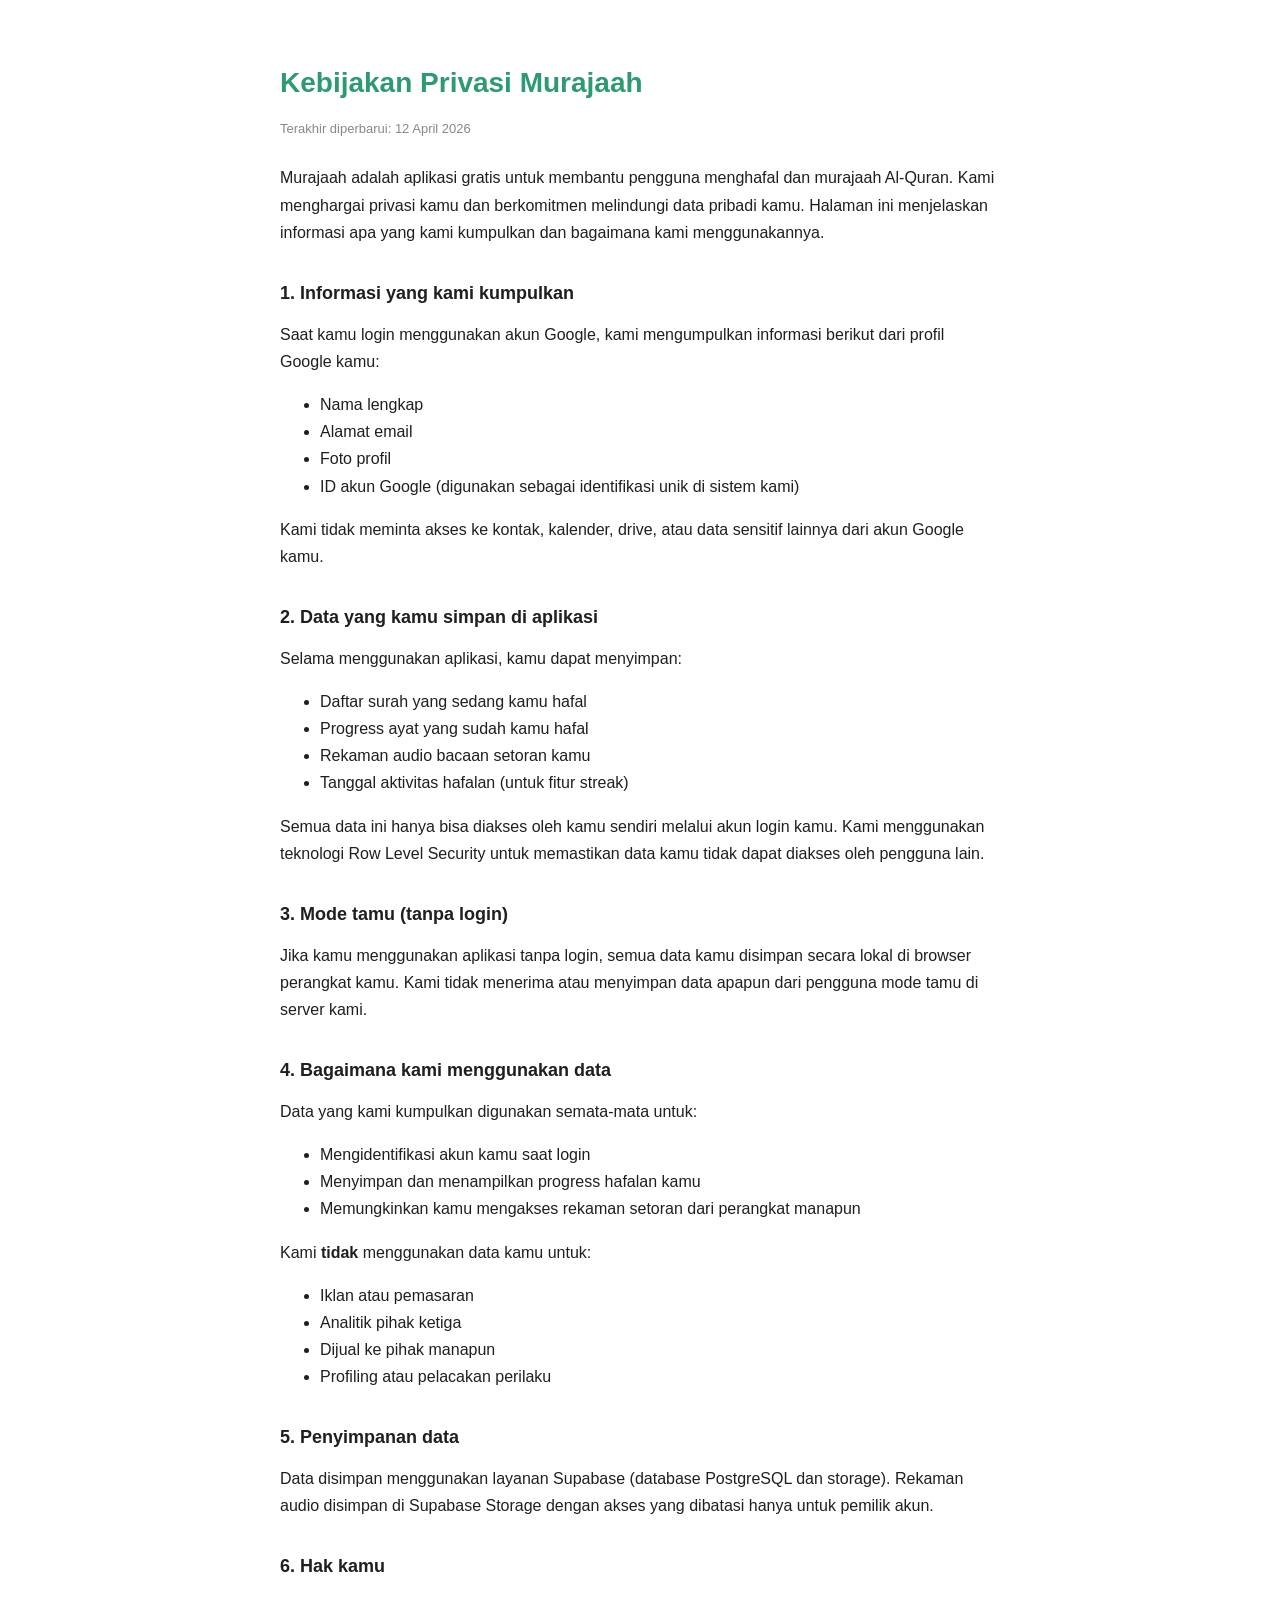
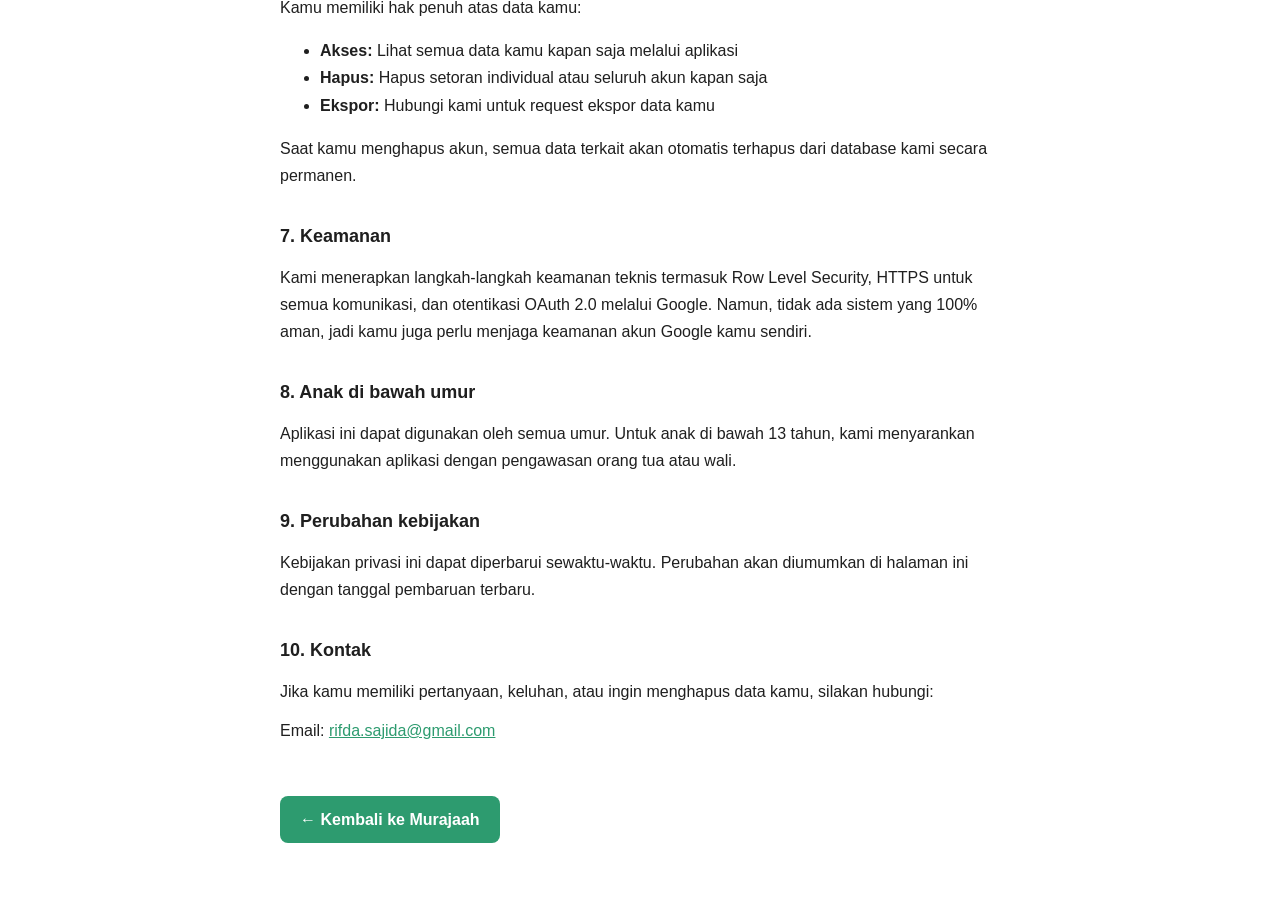
<file: privacy.html>
<!DOCTYPE html>
<html lang="id">
<head>
  <meta charset="UTF-8">
  <meta name="viewport" content="width=device-width, initial-scale=1">
  <title>Kebijakan Privasi · Murajaah</title>
  <style>
    body {
      font-family: -apple-system, BlinkMacSystemFont, 'Segoe UI', sans-serif;
      max-width: 720px;
      margin: 0 auto;
      padding: 40px 24px 80px;
      line-height: 1.7;
      color: #1f1f1f;
      background: #fff;
    }
    h1 { color: #2d9b6f; font-size: 28px; margin-bottom: 8px; }
    h2 { color: #1f1f1f; font-size: 18px; margin-top: 32px; margin-bottom: 12px; }
    .meta { color: #888; font-size: 13px; margin-bottom: 24px; }
    p { margin: 12px 0; }
    a { color: #2d9b6f; }
    .back { display: inline-block; margin-top: 40px; padding: 10px 20px; background: #2d9b6f; color: #fff; text-decoration: none; border-radius: 8px; font-weight: 600; }
    .back:hover { background: #228056; }
  </style>
</head>
<body>
  <h1>Kebijakan Privasi Murajaah</h1>
  <p class="meta">Terakhir diperbarui: 12 April 2026</p>

  <p>Murajaah adalah aplikasi gratis untuk membantu pengguna menghafal dan murajaah Al-Quran. Kami menghargai privasi kamu dan berkomitmen melindungi data pribadi kamu. Halaman ini menjelaskan informasi apa yang kami kumpulkan dan bagaimana kami menggunakannya.</p>

  <h2>1. Informasi yang kami kumpulkan</h2>
  <p>Saat kamu login menggunakan akun Google, kami mengumpulkan informasi berikut dari profil Google kamu:</p>
  <ul>
    <li>Nama lengkap</li>
    <li>Alamat email</li>
    <li>Foto profil</li>
    <li>ID akun Google (digunakan sebagai identifikasi unik di sistem kami)</li>
  </ul>
  <p>Kami tidak meminta akses ke kontak, kalender, drive, atau data sensitif lainnya dari akun Google kamu.</p>

  <h2>2. Data yang kamu simpan di aplikasi</h2>
  <p>Selama menggunakan aplikasi, kamu dapat menyimpan:</p>
  <ul>
    <li>Daftar surah yang sedang kamu hafal</li>
    <li>Progress ayat yang sudah kamu hafal</li>
    <li>Rekaman audio bacaan setoran kamu</li>
    <li>Tanggal aktivitas hafalan (untuk fitur streak)</li>
  </ul>
  <p>Semua data ini hanya bisa diakses oleh kamu sendiri melalui akun login kamu. Kami menggunakan teknologi Row Level Security untuk memastikan data kamu tidak dapat diakses oleh pengguna lain.</p>

  <h2>3. Mode tamu (tanpa login)</h2>
  <p>Jika kamu menggunakan aplikasi tanpa login, semua data kamu disimpan secara lokal di browser perangkat kamu. Kami tidak menerima atau menyimpan data apapun dari pengguna mode tamu di server kami.</p>

  <h2>4. Bagaimana kami menggunakan data</h2>
  <p>Data yang kami kumpulkan digunakan semata-mata untuk:</p>
  <ul>
    <li>Mengidentifikasi akun kamu saat login</li>
    <li>Menyimpan dan menampilkan progress hafalan kamu</li>
    <li>Memungkinkan kamu mengakses rekaman setoran dari perangkat manapun</li>
  </ul>
  <p>Kami <strong>tidak</strong> menggunakan data kamu untuk:</p>
  <ul>
    <li>Iklan atau pemasaran</li>
    <li>Analitik pihak ketiga</li>
    <li>Dijual ke pihak manapun</li>
    <li>Profiling atau pelacakan perilaku</li>
  </ul>

  <h2>5. Penyimpanan data</h2>
  <p>Data disimpan menggunakan layanan Supabase (database PostgreSQL dan storage). Rekaman audio disimpan di Supabase Storage dengan akses yang dibatasi hanya untuk pemilik akun.</p>

  <h2>6. Hak kamu</h2>
  <p>Kamu memiliki hak penuh atas data kamu:</p>
  <ul>
    <li><strong>Akses:</strong> Lihat semua data kamu kapan saja melalui aplikasi</li>
    <li><strong>Hapus:</strong> Hapus setoran individual atau seluruh akun kapan saja</li>
    <li><strong>Ekspor:</strong> Hubungi kami untuk request ekspor data kamu</li>
  </ul>
  <p>Saat kamu menghapus akun, semua data terkait akan otomatis terhapus dari database kami secara permanen.</p>

  <h2>7. Keamanan</h2>
  <p>Kami menerapkan langkah-langkah keamanan teknis termasuk Row Level Security, HTTPS untuk semua komunikasi, dan otentikasi OAuth 2.0 melalui Google. Namun, tidak ada sistem yang 100% aman, jadi kamu juga perlu menjaga keamanan akun Google kamu sendiri.</p>

  <h2>8. Anak di bawah umur</h2>
  <p>Aplikasi ini dapat digunakan oleh semua umur. Untuk anak di bawah 13 tahun, kami menyarankan menggunakan aplikasi dengan pengawasan orang tua atau wali.</p>

  <h2>9. Perubahan kebijakan</h2>
  <p>Kebijakan privasi ini dapat diperbarui sewaktu-waktu. Perubahan akan diumumkan di halaman ini dengan tanggal pembaruan terbaru.</p>

  <h2>10. Kontak</h2>
  <p>Jika kamu memiliki pertanyaan, keluhan, atau ingin menghapus data kamu, silakan hubungi:</p>
  <p>Email: <a href="mailto:rifda.sajida@gmail.com">rifda.sajida@gmail.com</a></p>

  <a href="/" class="back">← Kembali ke Murajaah</a>
</body>
</html>
</file>
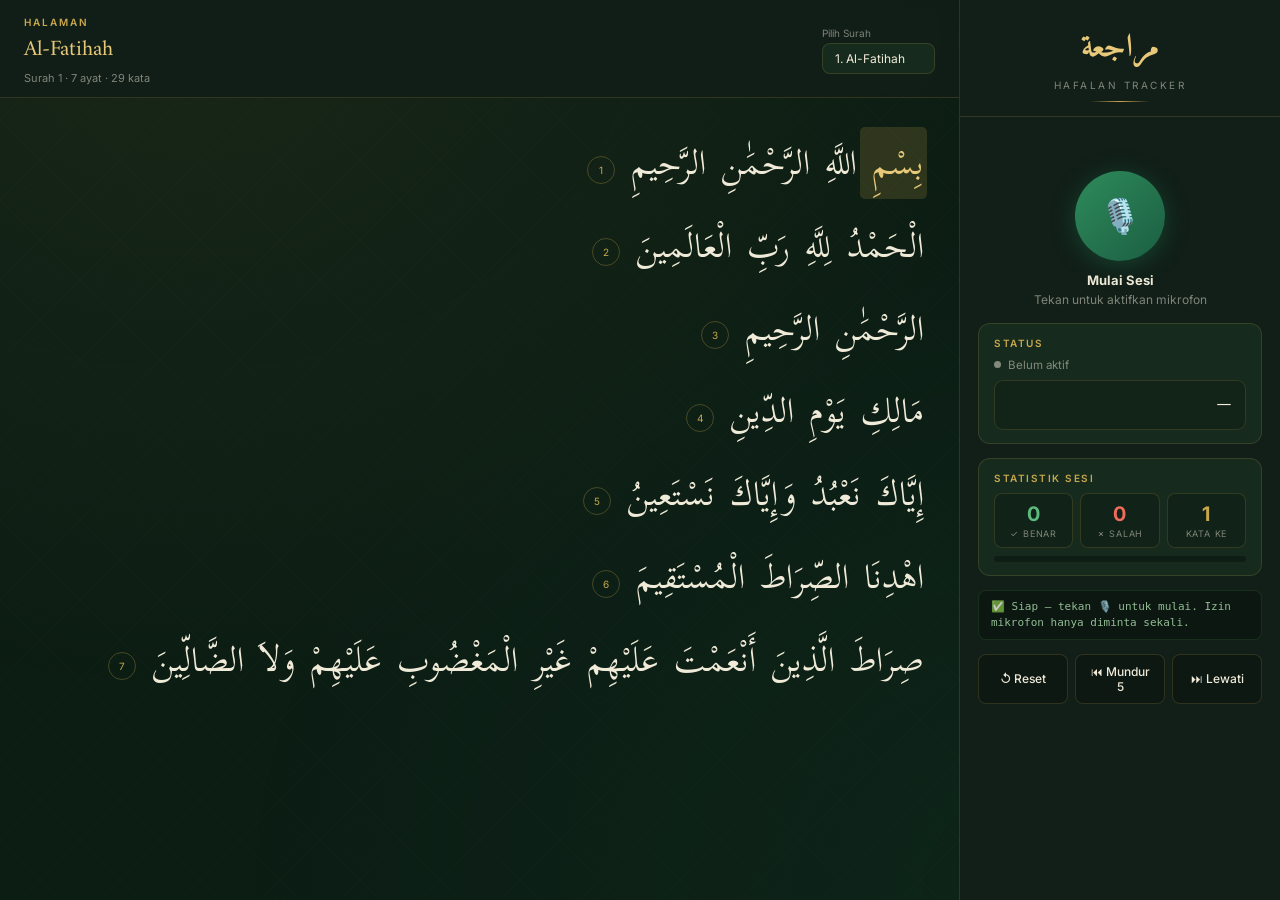
<file: quran-hafalan-checker (13).html>
<!DOCTYPE html>
<html lang="id">
<head>
<meta charset="UTF-8">
<meta name="viewport" content="width=device-width, initial-scale=1.0">
<title>Murajaah — Hafalan Al-Quran</title>
<link href="https://fonts.googleapis.com/css2?family=Amiri:ital,wght@0,400;0,700;1,400&family=Scheherazade+New:wght@400;500;700&family=Inter:wght@300;400;500;600&display=swap" rel="stylesheet">
<style>
:root {
  --gold: #C9A84C; --gold-light: #E8C97A; --gold-dark: #8B6914;
  --emerald: #1B5E42; --emerald-light: #2E8B5B;
  --cream: #F8F3EA;
  --bg: #0C1D14; --card: #111F18; --card2: #162B1E;
  --border: rgba(201,168,76,0.18);
  --text: #F0EAD8; --muted: rgba(240,234,216,0.5);
}
* { box-sizing: border-box; margin: 0; padding: 0; }
html, body { height: 100%; }
body {
  background: var(--bg);
  font-family: 'Inter', sans-serif;
  color: var(--text);
  display: flex; flex-direction: column;
}
body::before {
  content: ''; position: fixed; inset: 0; pointer-events: none; z-index: 0;
  background:
    radial-gradient(ellipse at 15% 0%,   rgba(201,168,76,0.07) 0%, transparent 55%),
    radial-gradient(ellipse at 85% 100%, rgba(27,94,66,0.13)  0%, transparent 55%);
}
body::after {
  content: ''; position: fixed; inset: 0; pointer-events: none; z-index: 0; opacity: .5;
  background-image: url("data:image/svg+xml,%3Csvg width='80' height='80' viewBox='0 0 80 80' xmlns='http://www.w3.org/2000/svg'%3E%3Cg stroke='%23C9A84C' stroke-width='.35' fill='none' opacity='.09'%3E%3Cpath d='M40 0L80 40L40 80L0 40Z'/%3E%3Cpath d='M40 14L66 40L40 66L14 40Z'/%3E%3C/g%3E%3C/svg%3E");
}

/* ── LAYOUT ── */
.layout { position: relative; z-index: 1; display: grid; grid-template-columns: 1fr 320px; gap: 0; height: 100vh; }
@media(max-width:900px){ .layout{ grid-template-columns:1fr; grid-template-rows:auto 1fr; height:auto; } }

/* ── LEFT: MUSHAF ── */
.mushaf-panel {
  border-right: 1px solid var(--border);
  display: flex; flex-direction: column;
  height: 100vh; overflow: hidden;
}
@media(max-width:900px){ .mushaf-panel{ height:auto; border-right:none; border-bottom:1px solid var(--border); } }

.mushaf-header {
  padding: 16px 24px 12px;
  border-bottom: 1px solid var(--border);
  background: rgba(17,31,24,0.9);
  backdrop-filter: blur(8px);
  display: flex; align-items: center; justify-content: space-between; gap: 12px;
  flex-shrink: 0;
}
.mushaf-title-area { display: flex; flex-direction: column; gap: 2px; }
.mushaf-label { font-size: 10px; letter-spacing: 2px; text-transform: uppercase; color: var(--gold); font-weight: 600; }
.mushaf-surah { font-family: 'Amiri', serif; font-size: 22px; color: var(--gold-light); }
.page-info { font-size: 11px; color: var(--muted); }

.page-select-row { display: flex; gap: 8px; align-items: center; }
.page-select-row select {
  background: var(--card2); border: 1px solid var(--border); color: var(--text);
  border-radius: 8px; padding: 7px 12px; font-family: 'Inter', sans-serif; font-size: 12px;
  outline: none; cursor: pointer; -webkit-appearance: none;
}
.page-select-row select:focus { border-color: var(--gold); }

/* MUSHAF BODY */
.mushaf-body {
  flex: 1; overflow-y: auto;
  padding: 28px 32px 40px;
  scrollbar-width: thin; scrollbar-color: var(--border) transparent;
}
.mushaf-body::-webkit-scrollbar { width: 4px; }
.mushaf-body::-webkit-scrollbar-thumb { background: var(--border); border-radius: 2px; }

/* BISMILLAH */
.bismillah {
  text-align: center;
  font-family: 'Scheherazade New', serif;
  font-size: clamp(28px, 3.5vw, 38px);
  color: var(--gold-light);
  margin-bottom: 20px;
  padding-bottom: 16px;
  border-bottom: 1px solid var(--border);
  line-height: 1.8;
}

/* AYAH ROW */
.ayah-row {
  direction: rtl; text-align: justify;
  margin-bottom: 8px;
  line-height: 2.4;
}
.ayah-number {
  display: inline-flex; align-items: center; justify-content: center;
  width: 28px; height: 28px;
  border: 1px solid rgba(201,168,76,0.3);
  border-radius: 50%; font-size: 10px; color: var(--gold);
  margin-right: 4px; vertical-align: middle;
  font-family: 'Inter', sans-serif;
}
.w {
  font-family: 'Scheherazade New', 'Amiri', serif;
  font-size: clamp(24px, 3vw, 34px);
  cursor: default;
  padding: 1px 3px;
  border-radius: 5px;
  display: inline;
  transition: background .2s, color .2s;
  line-height: 2.2;
}
.w.idle    { color: var(--text); }
.w.cursor  { color: var(--gold-light); background: rgba(201,168,76,0.18); animation: blink-cursor 1s ease-in-out infinite; }
.w.correct { color: #5dba7d; background: rgba(76,175,80,0.1); }
.w.wrong   { color: #ef6b5a; background: rgba(239,83,80,0.14); text-decoration: underline wavy rgba(239,83,80,0.5); }
.w.passed  { color: rgba(240,234,216,0.38); }
@keyframes blink-cursor { 0%,100%{background:rgba(201,168,76,.15)} 50%{background:rgba(201,168,76,.32)} }

/* ── RIGHT: CONTROL PANEL ── */
.ctrl-panel {
  background: var(--card);
  display: flex; flex-direction: column;
  height: 100vh; overflow-y: auto;
}
@media(max-width:900px){ .ctrl-panel{ height:auto; } }

.ctrl-header {
  padding: 20px 20px 14px;
  border-bottom: 1px solid var(--border);
  text-align: center;
}
.app-title { font-family: 'Amiri', serif; font-size: 32px; font-weight: 700; color: var(--gold-light); }
.app-sub { font-size: 10px; letter-spacing: 2.5px; text-transform: uppercase; color: var(--muted); margin-top: 3px; }
.divider-line { width: 60px; height: 1px; background: linear-gradient(90deg,transparent,var(--gold),transparent); margin: 10px auto 0; }

.ctrl-body { flex: 1; padding: 18px 18px 24px; display: flex; flex-direction: column; gap: 14px; }

/* MIC BUTTON */
.mic-center { display: flex; flex-direction: column; align-items: center; gap: 10px; }
.btn-mic {
  width: 90px; height: 90px; border-radius: 50%; border: none; cursor: pointer;
  background: linear-gradient(135deg, var(--emerald-light), var(--emerald));
  color: white; font-size: 34px;
  display: flex; align-items: center; justify-content: center;
  box-shadow: 0 4px 22px rgba(27,94,66,0.55);
  transition: all .3s; position: relative;
}
.btn-mic:hover:not(:disabled) { transform: scale(1.05); }
.btn-mic:disabled { opacity: .35; cursor: not-allowed; }
.btn-mic.live {
  background: linear-gradient(135deg,#b03020,#7a1f14);
  box-shadow: 0 4px 22px rgba(192,57,43,0.55);
  animation: mpulse 1.5s ease-in-out infinite;
}
.btn-mic.live::after {
  content:''; position:absolute; inset:-7px; border-radius:50%;
  border:2px solid rgba(192,57,43,.35);
  animation:rout 1.5s ease-out infinite;
}
@keyframes mpulse { 0%,100%{box-shadow:0 4px 22px rgba(192,57,43,.5),0 0 0 0 rgba(192,57,43,.25)}55%{box-shadow:0 4px 22px rgba(192,57,43,.6),0 0 0 15px rgba(192,57,43,0)} }
@keyframes rout { 0%{inset:-7px;opacity:.6}100%{inset:-22px;opacity:0} }

.mic-label { font-size: 12px; color: var(--muted); text-align: center; line-height: 1.5; }
.mic-label strong { display: block; font-size: 13px; color: var(--text); }

/* WAVE */
.wave { display: flex; align-items: center; justify-content: center; gap: 2.5px; height: 26px; opacity: 0; transition: opacity .3s; }
.wave.show { opacity: 1; }
.wb { width: 3px; border-radius: 2px; background: var(--gold); animation: wv .75s ease-in-out infinite; }
.wb:nth-child(1){animation-delay:0s}.wb:nth-child(2){animation-delay:.09s}.wb:nth-child(3){animation-delay:.18s}
.wb:nth-child(4){animation-delay:.27s}.wb:nth-child(5){animation-delay:.36s}.wb:nth-child(6){animation-delay:.27s}
.wb:nth-child(7){animation-delay:.18s}.wb:nth-child(8){animation-delay:.09s}.wb:nth-child(9){animation-delay:0s}
@keyframes wv { 0%,100%{height:3px}50%{height:18px} }

/* SECTION CARD */
.sec { background: var(--card2); border: 1px solid var(--border); border-radius: 12px; padding: 13px 15px; }
.sec-label { font-size: 10px; letter-spacing: 1.5px; text-transform: uppercase; color: var(--gold); font-weight: 600; margin-bottom: 9px; }

/* STATS */
.stats-grid { display: grid; grid-template-columns: repeat(3,1fr); gap: 7px; }
.stat { text-align: center; background: rgba(0,0,0,.2); border-radius: 8px; border: 1px solid var(--border); padding: 8px 4px; }
.sv { font-size: 20px; font-weight: 700; }
.sv.g{color:#5dba7d}.sv.r{color:#ef6b5a}.sv.b{color:var(--gold)}
.sl { font-size: 9px; text-transform: uppercase; letter-spacing: .8px; color: var(--muted); margin-top: 2px; }

/* PROGRESS */
.prog-bar-bg { height: 6px; background: rgba(0,0,0,.3); border-radius: 3px; overflow: hidden; margin-top: 8px; }
.prog-bar-fill { height: 100%; border-radius: 3px; background: linear-gradient(90deg,var(--emerald-light),var(--gold)); transition: width .5s ease; }

/* TRANSCRIPT */
.t-box { background: rgba(0,0,0,.18); border: 1px solid var(--border); border-radius: 9px; padding: 10px 13px; min-height: 46px; }
.t-arabic { font-family: 'Amiri',serif; font-size: 19px; direction: rtl; text-align: right; color: var(--text); line-height: 1.5; }
.t-arabic.live { color: var(--gold-light); }

/* STATUS */
.status-row { display: flex; align-items: center; gap: 7px; }
.sdot { width: 7px; height: 7px; border-radius: 50%; background: var(--muted); flex-shrink: 0; }
.sdot.rec  { background: #ef6b5a; animation: dp .6s infinite; box-shadow:0 0 7px rgba(239,107,90,.6); }
.sdot.ok   { background: #5dba7d; animation: dp 1s infinite; }
.sdot.warn { background: var(--gold); animation: dp .8s infinite; }
@keyframes dp { 0%,100%{opacity:1}50%{opacity:.25} }
.stext { font-size: 11.5px; color: var(--muted); }

/* LOG */
.log-bar { font-size: 11px; font-family: monospace; color: rgba(180,230,180,.8); padding: 8px 12px; background: rgba(0,0,0,.25); border: 1px solid rgba(100,220,100,.12); border-radius: 8px; min-height: 32px; line-height: 1.45; }
.log-bar.err { color: rgba(255,180,180,.9); border-color: rgba(255,100,100,.2); }

/* BUTTONS ROW */
.btn-row { display: flex; gap: 7px; }
.btn-sm { flex:1; padding: 9px 10px; border-radius: 8px; border: 1px solid var(--border); background: rgba(0,0,0,.2); color: var(--text); font-family:'Inter',sans-serif; font-size: 12px; font-weight: 500; cursor: pointer; transition: all .2s; text-align: center; }
.btn-sm:hover { border-color: var(--gold); color: var(--gold); }
.btn-sm.red:hover { border-color:rgba(239,107,90,.5); color:#ef6b5a; }
</style>
</head>
<body>
<div class="layout">

  <!-- ══════ LEFT: MUSHAF PAGE ══════ -->
  <div class="mushaf-panel">
    <div class="mushaf-header">
      <div class="mushaf-title-area">
        <span class="mushaf-label">Halaman</span>
        <span class="mushaf-surah" id="pageTitle">Al-Fatihah</span>
        <span class="page-info" id="pageInfo">—</span>
      </div>
      <div class="page-select-row">
        <div>
          <div style="font-size:10px;color:var(--muted);margin-bottom:4px">Pilih Surah</div>
          <select id="surahSel" onchange="loadSurah()"></select>
        </div>
      </div>
    </div>

    <div class="mushaf-body" id="mushafBody">
      <!-- Rendered by JS -->
    </div>
  </div>

  <!-- ══════ RIGHT: CONTROL PANEL ══════ -->
  <div class="ctrl-panel">
    <div class="ctrl-header">
      <div class="app-title">مراجعة</div>
      <div class="app-sub">Hafalan Tracker</div>
      <div class="divider-line"></div>
    </div>

    <div class="ctrl-body">

      <!-- MIC -->
      <div class="mic-center">
        <div class="wave" id="wave">
          <div class="wb"></div><div class="wb"></div><div class="wb"></div>
          <div class="wb"></div><div class="wb"></div><div class="wb"></div>
          <div class="wb"></div><div class="wb"></div><div class="wb"></div>
        </div>
        <button class="btn-mic" id="btnMic" onclick="toggleSession()">🎙️</button>
        <div class="mic-label">
          <strong id="micLabel">Mulai Sesi</strong>
          <span id="micSub">Tekan untuk aktifkan mikrofon</span>
        </div>
      </div>

      <!-- STATUS -->
      <div class="sec">
        <div class="sec-label">Status</div>
        <div class="status-row" style="margin-bottom:8px">
          <div class="sdot" id="sdot"></div>
          <span class="stext" id="stext">Belum aktif</span>
        </div>
        <div class="t-box">
          <div class="t-arabic" id="tText">—</div>
        </div>
      </div>

      <!-- STATS -->
      <div class="sec">
        <div class="sec-label">Statistik Sesi</div>
        <div class="stats-grid">
          <div class="stat"><div class="sv g" id="stOk">0</div><div class="sl">✓ Benar</div></div>
          <div class="stat"><div class="sv r" id="stErr">0</div><div class="sl">✗ Salah</div></div>
          <div class="stat"><div class="sv b" id="stPos">0</div><div class="sl">Kata ke</div></div>
        </div>
        <div class="prog-bar-bg"><div class="prog-bar-fill" id="progFill" style="width:0%"></div></div>
      </div>

      <!-- LOG -->
      <div class="log-bar" id="logBar">Siap. Pilih surah dan tekan 🎙️</div>

      <!-- BUTTONS -->
      <div class="btn-row">
        <button class="btn-sm red" onclick="resetSession()">↺ Reset</button>
        <button class="btn-sm" onclick="jumpBack()">⏮ Mundur 5</button>
        <button class="btn-sm" onclick="skipForward()">⏭ Lewati</button>
      </div>

    </div>
  </div>
</div>

<script>
// ════════════════════════════════════════════════════════════
//  QURAN DATA  — full short surahs as word arrays
// ════════════════════════════════════════════════════════════
const SURAHS = {
  1: {
    name:"Al-Fatihah", num:1,
    bismillah: true,
    ayahs:[
      {n:1, words:["بِسْمِ","اللَّهِ","الرَّحْمَٰنِ","الرَّحِيمِ"]},
      {n:2, words:["الْحَمْدُ","لِلَّهِ","رَبِّ","الْعَالَمِينَ"]},
      {n:3, words:["الرَّحْمَٰنِ","الرَّحِيمِ"]},
      {n:4, words:["مَالِكِ","يَوْمِ","الدِّينِ"]},
      {n:5, words:["إِيَّاكَ","نَعْبُدُ","وَإِيَّاكَ","نَسْتَعِينُ"]},
      {n:6, words:["اهْدِنَا","الصِّرَاطَ","الْمُسْتَقِيمَ"]},
      {n:7, words:["صِرَاطَ","الَّذِينَ","أَنْعَمْتَ","عَلَيْهِمْ","غَيْرِ","الْمَغْضُوبِ","عَلَيْهِمْ","وَلَا","الضَّالِّينَ"]}
    ]
  },
  112: {
    name:"Al-Ikhlas", num:112,
    bismillah: true,
    ayahs:[
      {n:1, words:["قُلْ","هُوَ","اللَّهُ","أَحَدٌ"]},
      {n:2, words:["اللَّهُ","الصَّمَدُ"]},
      {n:3, words:["لَمْ","يَلِدْ","وَلَمْ","يُولَدْ"]},
      {n:4, words:["وَلَمْ","يَكُن","لَّهُ","كُفُوًا","أَحَدٌ"]}
    ]
  },
  113: {
    name:"Al-Falaq", num:113,
    bismillah: true,
    ayahs:[
      {n:1, words:["قُلْ","أَعُوذُ","بِرَبِّ","الْفَلَقِ"]},
      {n:2, words:["مِن","شَرِّ","مَا","خَلَقَ"]},
      {n:3, words:["وَمِن","شَرِّ","غَاسِقٍ","إِذَا","وَقَبَ"]},
      {n:4, words:["وَمِن","شَرِّ","النَّفَّاثَاتِ","فِي","الْعُقَدِ"]},
      {n:5, words:["وَمِن","شَرِّ","حَاسِدٍ","إِذَا","حَسَدَ"]}
    ]
  },
  114: {
    name:"An-Nas", num:114,
    bismillah: true,
    ayahs:[
      {n:1, words:["قُلْ","أَعُوذُ","بِرَبِّ","النَّاسِ"]},
      {n:2, words:["مَلِكِ","النَّاسِ"]},
      {n:3, words:["إِلَٰهِ","النَّاسِ"]},
      {n:4, words:["مِن","شَرِّ","الْوَسْوَاسِ","الْخَنَّاسِ"]},
      {n:5, words:["الَّذِي","يُوَسْوِسُ","فِي","صُدُورِ","النَّاسِ"]},
      {n:6, words:["مِنَ","الْجِنَّةِ","وَالنَّاسِ"]}
    ]
  },
  108: {
    name:"Al-Kautsar", num:108,
    bismillah: true,
    ayahs:[
      {n:1, words:["إِنَّا","أَعْطَيْنَاكَ","الْكَوْثَرَ"]},
      {n:2, words:["فَصَلِّ","لِرَبِّكَ","وَانْحَرْ"]},
      {n:3, words:["إِنَّ","شَانِئَكَ","هُوَ","الْأَبْتَرُ"]}
    ]
  },
  110: {
    name:"An-Nasr", num:110,
    bismillah: true,
    ayahs:[
      {n:1, words:["إِذَا","جَاءَ","نَصْرُ","اللَّهِ","وَالْفَتْحُ"]},
      {n:2, words:["وَرَأَيْتَ","النَّاسَ","يَدْخُلُونَ","فِي","دِينِ","اللَّهِ","أَفْوَاجًا"]},
      {n:3, words:["فَسَبِّحْ","بِحَمْدِ","رَبِّكَ","وَاسْتَغْفِرْهُ","إِنَّهُ","كَانَ","تَوَّابًا"]}
    ]
  },
  109: {
    name:"Al-Kafirun", num:109,
    bismillah: true,
    ayahs:[
      {n:1, words:["قُلْ","يَا","أَيُّهَا","الْكَافِرُونَ"]},
      {n:2, words:["لَا","أَعْبُدُ","مَا","تَعْبُدُونَ"]},
      {n:3, words:["وَلَا","أَنتُمْ","عَابِدُونَ","مَا","أَعْبُدُ"]},
      {n:4, words:["وَلَا","أَنَا","عَابِدٌ","مَّا","عَبَدتُّمْ"]},
      {n:5, words:["وَلَا","أَنتُمْ","عَابِدُونَ","مَا","أَعْبُدُ"]},
      {n:6, words:["لَكُمْ","دِينُكُمْ","وَلِيَ","دِينِ"]}
    ]
  },
  111: {
    name:"Al-Masad", num:111,
    bismillah: true,
    ayahs:[
      {n:1, words:["تَبَّتْ","يَدَا","أَبِي","لَهَبٍ","وَتَبَّ"]},
      {n:2, words:["مَا","أَغْنَىٰ","عَنْهُ","مَالُهُ","وَمَا","كَسَبَ"]},
      {n:3, words:["سَيَصْلَىٰ","نَارًا","ذَاتَ","لَهَبٍ"]},
      {n:4, words:["وَامْرَأَتُهُ","حَمَّالَةَ","الْحَطَبِ"]},
      {n:5, words:["فِي","جِيدِهَا","حَبْلٌ","مِّن","مَّسَدٍ"]}
    ]
  },

  // ══ AS-SAJDAH (32) — 30 ayat ══
  32: {
    name:"As-Sajdah", num:32,
    bismillah: true,
    ayahs:[
      {n:1,  words:["الٓمٓ"]},
      {n:2,  words:["تَنزِيلُ","الْكِتَابِ","لَا","رَيْبَ","فِيهِ","مِن","رَّبِّ","الْعَالَمِينَ"]},
      {n:3,  words:["أَمْ","يَقُولُونَ","افْتَرَاهُ","بَلْ","هُوَ","الْحَقُّ","مِن","رَّبِّكَ","لِتُنذِرَ","قَوْمًا","مَّا","أَتَاهُم","مِّن","نَّذِيرٍ","مِّن","قَبْلِكَ","لَعَلَّهُمْ","يَهْتَدُونَ"]},
      {n:4,  words:["اللَّهُ","الَّذِي","خَلَقَ","السَّمَاوَاتِ","وَالْأَرْضَ","وَمَا","بَيْنَهُمَا","فِي","سِتَّةِ","أَيَّامٍ","ثُمَّ","اسْتَوَىٰ","عَلَى","الْعَرْشِ","مَا","لَكُم","مِّن","دُونِهِ","مِن","وَلِيٍّ","وَلَا","شَفِيعٍ","أَفَلَا","تَتَذَكَّرُونَ"]},
      {n:5,  words:["يُدَبِّرُ","الْأَمْرَ","مِنَ","السَّمَاءِ","إِلَى","الْأَرْضِ","ثُمَّ","يَعْرُجُ","إِلَيْهِ","فِي","يَوْمٍ","كَانَ","مِقْدَارُهُ","أَلْفَ","سَنَةٍ","مِّمَّا","تَعُدُّونَ"]},
      {n:6,  words:["ذَٰلِكَ","عَالِمُ","الْغَيْبِ","وَالشَّهَادَةِ","الْعَزِيزُ","الرَّحِيمُ"]},
      {n:7,  words:["الَّذِي","أَحْسَنَ","كُلَّ","شَيْءٍ","خَلَقَهُ","وَبَدَأَ","خَلْقَ","الْإِنسَانِ","مِن","طِينٍ"]},
      {n:8,  words:["ثُمَّ","جَعَلَ","نَسْلَهُ","مِن","سُلَالَةٍ","مِّن","مَّاءٍ","مَّهِينٍ"]},
      {n:9,  words:["ثُمَّ","سَوَّاهُ","وَنَفَخَ","فِيهِ","مِن","رُّوحِهِ","وَجَعَلَ","لَكُمُ","السَّمْعَ","وَالْأَبْصَارَ","وَالْأَفْئِدَةَ","قَلِيلًا","مَّا","تَشْكُرُونَ"]},
      {n:10, words:["وَقَالُوا","أَإِذَا","ضَلَلْنَا","فِي","الْأَرْضِ","أَإِنَّا","لَفِي","خَلْقٍ","جَدِيدٍ","بَلْ","هُم","بِلِقَاءِ","رَبِّهِمْ","كَافِرُونَ"]},
      {n:11, words:["قُلْ","يَتَوَفَّاكُم","مَّلَكُ","الْمَوْتِ","الَّذِي","وُكِّلَ","بِكُمْ","ثُمَّ","إِلَىٰ","رَبِّكُمْ","تُرْجَعُونَ"]},
      {n:12, words:["وَلَوْ","تَرَىٰ","إِذِ","الْمُجْرِمُونَ","نَاكِسُو","رُءُوسِهِمْ","عِندَ","رَبِّهِمْ","رَبَّنَا","أَبْصَرْنَا","وَسَمِعْنَا","فَارْجِعْنَا","نَعْمَلْ","صَالِحًا","إِنَّا","مُوقِنُونَ"]},
      {n:13, words:["وَلَوْ","شِئْنَا","لَآتَيْنَا","كُلَّ","نَفْسٍ","هُدَاهَا","وَلَٰكِنْ","حَقَّ","الْقَوْلُ","مِنِّي","لَأَمْلَأَنَّ","جَهَنَّمَ","مِنَ","الْجِنَّةِ","وَالنَّاسِ","أَجْمَعِينَ"]},
      {n:14, words:["فَذُوقُوا","بِمَا","نَسِيتُمْ","لِقَاءَ","يَوْمِكُمْ","هَٰذَا","إِنَّا","نَسِينَاكُمْ","وَذُوقُوا","عَذَابَ","الْخُلْدِ","بِمَا","كُنتُمْ","تَعْمَلُونَ"]},
      {n:15, words:["إِنَّمَا","يُؤْمِنُ","بِآيَاتِنَا","الَّذِينَ","إِذَا","ذُكِّرُوا","بِهَا","خَرُّوا","سُجَّدًا","وَسَبَّحُوا","بِحَمْدِ","رَبِّهِمْ","وَهُمْ","لَا","يَسْتَكْبِرُونَ"]},
      {n:16, words:["تَتَجَافَىٰ","جُنُوبُهُمْ","عَنِ","الْمَضَاجِعِ","يَدْعُونَ","رَبَّهُمْ","خَوْفًا","وَطَمَعًا","وَمِمَّا","رَزَقْنَاهُمْ","يُنفِقُونَ"]},
      {n:17, words:["فَلَا","تَعْلَمُ","نَفْسٌ","مَّا","أُخْفِيَ","لَهُم","مِّن","قُرَّةِ","أَعْيُنٍ","جَزَاءً","بِمَا","كَانُوا","يَعْمَلُونَ"]},
      {n:18, words:["أَفَمَن","كَانَ","مُؤْمِنًا","كَمَن","كَانَ","فَاسِقًا","لَّا","يَسْتَوُونَ"]},
      {n:19, words:["أَمَّا","الَّذِينَ","آمَنُوا","وَعَمِلُوا","الصَّالِحَاتِ","فَلَهُمْ","جَنَّاتُ","الْمَأْوَىٰ","نُزُلًا","بِمَا","كَانُوا","يَعْمَلُونَ"]},
      {n:20, words:["وَأَمَّا","الَّذِينَ","فَسَقُوا","فَمَأْوَاهُمُ","النَّارُ","كُلَّمَا","أَرَادُوا","أَن","يَخْرُجُوا","مِنْهَا","أُعِيدُوا","فِيهَا","وَقِيلَ","لَهُمْ","ذُوقُوا","عَذَابَ","النَّارِ","الَّذِي","كُنتُم","بِهِ","تُكَذِّبُونَ"]},
      {n:21, words:["وَلَنُذِيقَنَّهُم","مِّنَ","الْعَذَابِ","الْأَدْنَىٰ","دُونَ","الْعَذَابِ","الْأَكْبَرِ","لَعَلَّهُمْ","يَرْجِعُونَ"]},
      {n:22, words:["وَمَنْ","أَظْلَمُ","مِمَّن","ذُكِّرَ","بِآيَاتِ","رَبِّهِ","ثُمَّ","أَعْرَضَ","عَنْهَا","إِنَّا","مِنَ","الْمُجْرِمِينَ","مُنتَقِمُونَ"]},
      {n:23, words:["وَلَقَدْ","آتَيْنَا","مُوسَى","الْكِتَابَ","فَلَا","تَكُن","فِي","مِرْيَةٍ","مِّن","لِّقَائِهِ","وَجَعَلْنَاهُ","هُدًى","لِّبَنِي","إِسْرَائِيلَ"]},
      {n:24, words:["وَجَعَلْنَا","مِنْهُمْ","أَئِمَّةً","يَهْدُونَ","بِأَمْرِنَا","لَمَّا","صَبَرُوا","وَكَانُوا","بِآيَاتِنَا","يُوقِنُونَ"]},
      {n:25, words:["إِنَّ","رَبَّكَ","هُوَ","يَفْصِلُ","بَيْنَهُمْ","يَوْمَ","الْقِيَامَةِ","فِيمَا","كَانُوا","فِيهِ","يَخْتَلِفُونَ"]},
      {n:26, words:["أَوَلَمْ","يَهْدِ","لَهُمْ","كَمْ","أَهْلَكْنَا","مِن","قَبْلِهِم","مِّنَ","الْقُرُونِ","يَمْشُونَ","فِي","مَسَاكِنِهِمْ","إِنَّ","فِي","ذَٰلِكَ","لَآيَاتٍ","أَفَلَا","يَسْمَعُونَ"]},
      {n:27, words:["أَوَلَمْ","يَرَوْا","أَنَّا","نَسُوقُ","الْمَاءَ","إِلَى","الْأَرْضِ","الْجُرُزِ","فَنُخْرِجُ","بِهِ","زَرْعًا","تَأْكُلُ","مِنْهُ","أَنْعَامُهُمْ","وَأَنفُسُهُمْ","أَفَلَا","يُبْصِرُونَ"]},
      {n:28, words:["وَيَقُولُونَ","مَتَىٰ","هَٰذَا","الْفَتْحُ","إِن","كُنتُمْ","صَادِقِينَ"]},
      {n:29, words:["قُلْ","يَوْمَ","الْفَتْحِ","لَا","يَنفَعُ","الَّذِينَ","كَفَرُوا","إِيمَانُهُمْ","وَلَا","هُمْ","يُنظَرُونَ"]},
      {n:30, words:["فَأَعْرِضْ","عَنْهُمْ","وَانتَظِرْ","إِنَّهُم","مُّنتَظِرُونَ"]}
    ]
  },

  // ══ AL-MULK (67) — 30 ayat ══
  67: {
    name:"Al-Mulk", num:67,
    bismillah: true,
    ayahs:[
      {n:1,  words:["تَبَارَكَ","الَّذِي","بِيَدِهِ","الْمُلْكُ","وَهُوَ","عَلَىٰ","كُلِّ","شَيْءٍ","قَدِيرٌ"]},
      {n:2,  words:["الَّذِي","خَلَقَ","الْمَوْتَ","وَالْحَيَاةَ","لِيَبْلُوَكُمْ","أَيُّكُمْ","أَحْسَنُ","عَمَلًا","وَهُوَ","الْعَزِيزُ","الْغَفُورُ"]},
      {n:3,  words:["الَّذِي","خَلَقَ","سَبْعَ","سَمَاوَاتٍ","طِبَاقًا","مَّا","تَرَىٰ","فِي","خَلْقِ","الرَّحْمَٰنِ","مِن","تَفَاوُتٍ","فَارْجِعِ","الْبَصَرَ","هَلْ","تَرَىٰ","مِن","فُطُورٍ"]},
      {n:4,  words:["ثُمَّ","ارْجِعِ","الْبَصَرَ","كَرَّتَيْنِ","يَنقَلِبْ","إِلَيْكَ","الْبَصَرُ","خَاسِئًا","وَهُوَ","حَسِيرٌ"]},
      {n:5,  words:["وَلَقَدْ","زَيَّنَّا","السَّمَاءَ","الدُّنْيَا","بِمَصَابِيحَ","وَجَعَلْنَاهَا","رُجُومًا","لِّلشَّيَاطِينِ","وَأَعْتَدْنَا","لَهُمْ","عَذَابَ","السَّعِيرِ"]},
      {n:6,  words:["وَلِلَّذِينَ","كَفَرُوا","بِرَبِّهِمْ","عَذَابُ","جَهَنَّمَ","وَبِئْسَ","الْمَصِيرُ"]},
      {n:7,  words:["إِذَا","أُلْقُوا","فِيهَا","سَمِعُوا","لَهَا","شَهِيقًا","وَهِيَ","تَفُورُ"]},
      {n:8,  words:["تَكَادُ","تَمَيَّزُ","مِنَ","الْغَيْظِ","كُلَّمَا","أُلْقِيَ","فِيهَا","فَوْجٌ","سَأَلَهُمْ","خَزَنَتُهَا","أَلَمْ","يَأْتِكُمْ","نَذِيرٌ"]},
      {n:9,  words:["قَالُوا","بَلَىٰ","قَدْ","جَاءَنَا","نَذِيرٌ","فَكَذَّبْنَا","وَقُلْنَا","مَا","نَزَّلَ","اللَّهُ","مِن","شَيْءٍ","إِنْ","أَنتُمْ","إِلَّا","فِي","ضَلَالٍ","كَبِيرٍ"]},
      {n:10, words:["وَقَالُوا","لَوْ","كُنَّا","نَسْمَعُ","أَوْ","نَعْقِلُ","مَا","كُنَّا","فِي","أَصْحَابِ","السَّعِيرِ"]},
      {n:11, words:["فَاعْتَرَفُوا","بِذَنبِهِمْ","فَسُحْقًا","لِّأَصْحَابِ","السَّعِيرِ"]},
      {n:12, words:["إِنَّ","الَّذِينَ","يَخْشَوْنَ","رَبَّهُم","بِالْغَيْبِ","لَهُم","مَّغْفِرَةٌ","وَأَجْرٌ","كَبِيرٌ"]},
      {n:13, words:["وَأَسِرُّوا","قَوْلَكُمْ","أَوِ","اجْهَرُوا","بِهِ","إِنَّهُ","عَلِيمٌ","بِذَاتِ","الصُّدُورِ"]},
      {n:14, words:["أَلَا","يَعْلَمُ","مَنْ","خَلَقَ","وَهُوَ","اللَّطِيفُ","الْخَبِيرُ"]},
      {n:15, words:["هُوَ","الَّذِي","جَعَلَ","لَكُمُ","الْأَرْضَ","ذَلُولًا","فَامْشُوا","فِي","مَنَاكِبِهَا","وَكُلُوا","مِن","رِّزْقِهِ","وَإِلَيْهِ","النُّشُورُ"]},
      {n:16, words:["أَأَمِنتُم","مَّن","فِي","السَّمَاءِ","أَن","يَخْسِفَ","بِكُمُ","الْأَرْضَ","فَإِذَا","هِيَ","تَمُورُ"]},
      {n:17, words:["أَمْ","أَمِنتُم","مَّن","فِي","السَّمَاءِ","أَن","يُرْسِلَ","عَلَيْكُمْ","حَاصِبًا","فَسَتَعْلَمُونَ","كَيْفَ","نَذِيرِ"]},
      {n:18, words:["وَلَقَدْ","كَذَّبَ","الَّذِينَ","مِن","قَبْلِهِمْ","فَكَيْفَ","كَانَ","نَكِيرِ"]},
      {n:19, words:["أَوَلَمْ","يَرَوْا","إِلَى","الطَّيْرِ","فَوْقَهُمْ","صَافَّاتٍ","وَيَقْبِضْنَ","مَا","يُمْسِكُهُنَّ","إِلَّا","الرَّحْمَٰنُ","إِنَّهُ","بِكُلِّ","شَيْءٍ","بَصِيرٌ"]},
      {n:20, words:["أَمَّنْ","هَٰذَا","الَّذِي","هُوَ","جُندٌ","لَّكُمْ","يَنصُرُكُم","مِّن","دُونِ","الرَّحْمَٰنِ","إِنِ","الْكَافِرُونَ","إِلَّا","فِي","غُرُورٍ"]},
      {n:21, words:["أَمَّنْ","هَٰذَا","الَّذِي","يَرْزُقُكُمْ","إِنْ","أَمْسَكَ","رِزْقَهُ","بَل","لَّجُّوا","فِي","عُتُوٍّ","وَنُفُورٍ"]},
      {n:22, words:["أَفَمَن","يَمْشِي","مُكِبًّا","عَلَىٰ","وَجْهِهِ","أَهْدَىٰ","أَمَّن","يَمْشِي","سَوِيًّا","عَلَىٰ","صِرَاطٍ","مُّسْتَقِيمٍ"]},
      {n:23, words:["قُلْ","هُوَ","الَّذِي","أَنشَأَكُمْ","وَجَعَلَ","لَكُمُ","السَّمْعَ","وَالْأَبْصَارَ","وَالْأَفْئِدَةَ","قَلِيلًا","مَّا","تَشْكُرُونَ"]},
      {n:24, words:["قُلْ","هُوَ","الَّذِي","ذَرَأَكُمْ","فِي","الْأَرْضِ","وَإِلَيْهِ","تُحْشَرُونَ"]},
      {n:25, words:["وَيَقُولُونَ","مَتَىٰ","هَٰذَا","الْوَعْدُ","إِن","كُنتُمْ","صَادِقِينَ"]},
      {n:26, words:["قُلْ","إِنَّمَا","الْعِلْمُ","عِندَ","اللَّهِ","وَإِنَّمَا","أَنَا","نَذِيرٌ","مُّبِينٌ"]},
      {n:27, words:["فَلَمَّا","رَأَوْهُ","زُلْفَةً","سِيئَتْ","وُجُوهُ","الَّذِينَ","كَفَرُوا","وَقِيلَ","هَٰذَا","الَّذِي","كُنتُم","بِهِ","تَدَّعُونَ"]},
      {n:28, words:["قُلْ","أَرَأَيْتُمْ","إِنْ","أَهْلَكَنِيَ","اللَّهُ","وَمَن","مَّعِيَ","أَوْ","رَحِمَنَا","فَمَن","يُجِيرُ","الْكَافِرِينَ","مِنْ","عَذَابٍ","أَلِيمٍ"]},
      {n:29, words:["قُلْ","هُوَ","الرَّحْمَٰنُ","آمَنَّا","بِهِ","وَعَلَيْهِ","تَوَكَّلْنَا","فَسَتَعْلَمُونَ","مَنْ","هُوَ","فِي","ضَلَالٍ","مُّبِينٍ"]},
      {n:30, words:["قُلْ","أَرَأَيْتُمْ","إِنْ","أَصْبَحَ","مَاؤُكُمْ","غَوْرًا","فَمَن","يَأْتِيكُم","بِمَاءٍ","مَّعِينٍ"]}
    ]
  },

  // ══ AL-QALAM (68) — 52 ayat ══
  68: {
    name:"Al-Qalam", num:68,
    bismillah: true,
    ayahs:[
      {n:1,  words:["نٓ","وَالْقَلَمِ","وَمَا","يَسْطُرُونَ"]},
      {n:2,  words:["مَا","أَنتَ","بِنِعْمَةِ","رَبِّكَ","بِمَجْنُونٍ"]},
      {n:3,  words:["وَإِنَّ","لَكَ","لَأَجْرًا","غَيْرَ","مَمْنُونٍ"]},
      {n:4,  words:["وَإِنَّكَ","لَعَلَىٰ","خُلُقٍ","عَظِيمٍ"]},
      {n:5,  words:["فَسَتُبْصِرُ","وَيُبْصِرُونَ"]},
      {n:6,  words:["بِأَييِّكُمُ","الْمَفْتُونُ"]},
      {n:7,  words:["إِنَّ","رَبَّكَ","هُوَ","أَعْلَمُ","بِمَن","ضَلَّ","عَن","سَبِيلِهِ","وَهُوَ","أَعْلَمُ","بِالْمُهْتَدِينَ"]},
      {n:8,  words:["فَلَا","تُطِعِ","الْمُكَذِّبِينَ"]},
      {n:9,  words:["وَدُّوا","لَوْ","تُدْهِنُ","فَيُدْهِنُونَ"]},
      {n:10, words:["وَلَا","تُطِعْ","كُلَّ","حَلَّافٍ","مَّهِينٍ"]},
      {n:11, words:["هَمَّازٍ","مَّشَّاءٍ","بِنَمِيمٍ"]},
      {n:12, words:["مَّنَّاعٍ","لِّلْخَيْرِ","مُعْتَدٍ","أَثِيمٍ"]},
      {n:13, words:["عُتُلٍّ","بَعْدَ","ذَٰلِكَ","زَنِيمٍ"]},
      {n:14, words:["أَن","كَانَ","ذَا","مَالٍ","وَبَنِينَ"]},
      {n:15, words:["إِذَا","تُتْلَىٰ","عَلَيْهِ","آيَاتُنَا","قَالَ","أَسَاطِيرُ","الْأَوَّلِينَ"]},
      {n:16, words:["سَنَسِمُهُ","عَلَى","الْخُرْطُومِ"]},
      {n:17, words:["إِنَّا","بَلَوْنَاهُمْ","كَمَا","بَلَوْنَا","أَصْحَابَ","الْجَنَّةِ","إِذْ","أَقْسَمُوا","لَيَصْرِمُنَّهَا","مُصْبِحِينَ"]},
      {n:18, words:["وَلَا","يَسْتَثْنُونَ"]},
      {n:19, words:["فَطَافَ","عَلَيْهَا","طَائِفٌ","مِّن","رَّبِّكَ","وَهُمْ","نَائِمُونَ"]},
      {n:20, words:["فَأَصْبَحَتْ","كَالصَّرِيمِ"]},
      {n:21, words:["فَتَنَادَوْا","مُصْبِحِينَ"]},
      {n:22, words:["أَنِ","اغْدُوا","عَلَىٰ","حَرْثِكُمْ","إِن","كُنتُمْ","صَارِمِينَ"]},
      {n:23, words:["فَانطَلَقُوا","وَهُمْ","يَتَخَافَتُونَ"]},
      {n:24, words:["أَن","لَّا","يَدْخُلَنَّهَا","الْيَوْمَ","عَلَيْكُم","مِّسْكِينٌ"]},
      {n:25, words:["وَغَدَوْا","عَلَىٰ","حَرْدٍ","قَادِرِينَ"]},
      {n:26, words:["فَلَمَّا","رَأَوْهَا","قَالُوا","إِنَّا","لَضَالُّونَ"]},
      {n:27, words:["بَلْ","نَحْنُ","مَحْرُومُونَ"]},
      {n:28, words:["قَالَ","أَوْسَطُهُمْ","أَلَمْ","أَقُل","لَّكُمْ","لَوْلَا","تُسَبِّحُونَ"]},
      {n:29, words:["قَالُوا","سُبْحَانَ","رَبِّنَا","إِنَّا","كُنَّا","ظَالِمِينَ"]},
      {n:30, words:["فَأَقْبَلَ","بَعْضُهُمْ","عَلَىٰ","بَعْضٍ","يَتَلَاوَمُونَ"]},
      {n:31, words:["قَالُوا","يَا","وَيْلَنَا","إِنَّا","كُنَّا","طَاغِينَ"]},
      {n:32, words:["عَسَىٰ","رَبُّنَا","أَن","يُبْدِلَنَا","خَيْرًا","مِّنْهَا","إِنَّا","إِلَىٰ","رَبِّنَا","رَاغِبُونَ"]},
      {n:33, words:["كَذَٰلِكَ","الْعَذَابُ","وَلَعَذَابُ","الْآخِرَةِ","أَكْبَرُ","لَوْ","كَانُوا","يَعْلَمُونَ"]},
      {n:34, words:["إِنَّ","لِلْمُتَّقِينَ","عِندَ","رَبِّهِمْ","جَنَّاتِ","النَّعِيمِ"]},
      {n:35, words:["أَفَنَجْعَلُ","الْمُسْلِمِينَ","كَالْمُجْرِمِينَ"]},
      {n:36, words:["مَا","لَكُمْ","كَيْفَ","تَحْكُمُونَ"]},
      {n:37, words:["أَمْ","لَكُمْ","كِتَابٌ","فِيهِ","تَدْرُسُونَ"]},
      {n:38, words:["إِنَّ","لَكُمْ","فِيهِ","لَمَا","تَخَيَّرُونَ"]},
      {n:39, words:["أَمْ","لَكُمْ","أَيْمَانٌ","عَلَيْنَا","بَالِغَةٌ","إِلَىٰ","يَوْمِ","الْقِيَامَةِ","إِنَّ","لَكُمْ","لَمَا","تَحْكُمُونَ"]},
      {n:40, words:["سَلْهُم","أَيُّهُم","بِذَٰلِكَ","زَعِيمٌ"]},
      {n:41, words:["أَمْ","لَهُمْ","شُرَكَاءُ","فَلْيَأْتُوا","بِشُرَكَائِهِمْ","إِن","كَانُوا","صَادِقِينَ"]},
      {n:42, words:["يَوْمَ","يُكْشَفُ","عَن","سَاقٍ","وَيُدْعَوْنَ","إِلَى","السُّجُودِ","فَلَا","يَسْتَطِيعُونَ"]},
      {n:43, words:["خَاشِعَةً","أَبْصَارُهُمْ","تَرْهَقُهُمْ","ذِلَّةٌ","وَقَدْ","كَانُوا","يُدْعَوْنَ","إِلَى","السُّجُودِ","وَهُمْ","سَالِمُونَ"]},
      {n:44, words:["فَذَرْنِي","وَمَن","يُكَذِّبُ","بِهَٰذَا","الْحَدِيثِ","سَنَسْتَدْرِجُهُم","مِّنْ","حَيْثُ","لَا","يَعْلَمُونَ"]},
      {n:45, words:["وَأُمْلِي","لَهُمْ","إِنَّ","كَيْدِي","مَتِينٌ"]},
      {n:46, words:["أَمْ","تَسْأَلُهُمْ","أَجْرًا","فَهُم","مِّن","مَّغْرَمٍ","مُّثْقَلُونَ"]},
      {n:47, words:["أَمْ","عِندَهُمُ","الْغَيْبُ","فَهُمْ","يَكْتُبُونَ"]},
      {n:48, words:["فَاصْبِرْ","لِحُكْمِ","رَبِّكَ","وَلَا","تَكُن","كَصَاحِبِ","الْحُوتِ","إِذْ","نَادَىٰ","وَهُوَ","مَكْظُومٌ"]},
      {n:49, words:["لَّوْلَا","أَن","تَدَارَكَهُ","نِعْمَةٌ","مِّن","رَّبِّهِ","لَنُبِذَ","بِالْعَرَاءِ","وَهُوَ","مَذْمُومٌ"]},
      {n:50, words:["فَاجْتَبَاهُ","رَبُّهُ","فَجَعَلَهُ","مِنَ","الصَّالِحِينَ"]},
      {n:51, words:["وَإِن","يَكَادُ","الَّذِينَ","كَفَرُوا","لَيُزْلِقُونَكَ","بِأَبْصَارِهِمْ","لَمَّا","سَمِعُوا","الذِّكْرَ","وَيَقُولُونَ","إِنَّهُ","لَمَجْنُونٌ"]},
      {n:52, words:["وَمَا","هُوَ","إِلَّا","ذِكْرٌ","لِّلْعَالَمِينَ"]}
    ]
  },

  // ══ AL-HAQQAH (69) — 52 ayat ══
  69: {
    name:"Al-Haqqah", num:69,
    bismillah: true,
    ayahs:[
      {n:1,  words:["الْحَاقَّةُ"]},
      {n:2,  words:["مَا","الْحَاقَّةُ"]},
      {n:3,  words:["وَمَا","أَدْرَاكَ","مَا","الْحَاقَّةُ"]},
      {n:4,  words:["كَذَّبَتْ","ثَمُودُ","وَعَادٌ","بِالْقَارِعَةِ"]},
      {n:5,  words:["فَأَمَّا","ثَمُودُ","فَأُهْلِكُوا","بِالطَّاغِيَةِ"]},
      {n:6,  words:["وَأَمَّا","عَادٌ","فَأُهْلِكُوا","بِرِيحٍ","صَرْصَرٍ","عَاتِيَةٍ"]},
      {n:7,  words:["سَخَّرَهَا","عَلَيْهِمْ","سَبْعَ","لَيَالٍ","وَثَمَانِيَةَ","أَيَّامٍ","حُسُومًا","فَتَرَى","الْقَوْمَ","فِيهَا","صَرْعَىٰ","كَأَنَّهُمْ","أَعْجَازُ","نَخْلٍ","خَاوِيَةٍ"]},
      {n:8,  words:["فَهَلْ","تَرَىٰ","لَهُم","مِّن","بَاقِيَةٍ"]},
      {n:9,  words:["وَجَاءَ","فِرْعَوْنُ","وَمَن","قَبْلَهُ","وَالْمُؤْتَفِكَاتُ","بِالْخَاطِئَةِ"]},
      {n:10, words:["فَعَصَوْا","رَسُولَ","رَبِّهِمْ","فَأَخَذَهُمْ","أَخْذَةً","رَّابِيَةً"]},
      {n:11, words:["إِنَّا","لَمَّا","طَغَى","الْمَاءُ","حَمَلْنَاكُمْ","فِي","الْجَارِيَةِ"]},
      {n:12, words:["لِنَجْعَلَهَا","لَكُمْ","تَذْكِرَةً","وَتَعِيَهَا","أُذُنٌ","وَاعِيَةٌ"]},
      {n:13, words:["فَإِذَا","نُفِخَ","فِي","الصُّورِ","نَفْخَةٌ","وَاحِدَةٌ"]},
      {n:14, words:["وَحُمِلَتِ","الْأَرْضُ","وَالْجِبَالُ","فَدُكَّتَا","دَكَّةً","وَاحِدَةً"]},
      {n:15, words:["فَيَوْمَئِذٍ","وَقَعَتِ","الْوَاقِعَةُ"]},
      {n:16, words:["وَانشَقَّتِ","السَّمَاءُ","فَهِيَ","يَوْمَئِذٍ","وَاهِيَةٌ"]},
      {n:17, words:["وَالْمَلَكُ","عَلَىٰ","أَرْجَائِهَا","وَيَحْمِلُ","عَرْشَ","رَبِّكَ","فَوْقَهُمْ","يَوْمَئِذٍ","ثَمَانِيَةٌ"]},
      {n:18, words:["يَوْمَئِذٍ","تُعْرَضُونَ","لَا","تَخْفَىٰ","مِنكُمْ","خَافِيَةٌ"]},
      {n:19, words:["فَأَمَّا","مَنْ","أُوتِيَ","كِتَابَهُ","بِيَمِينِهِ","فَيَقُولُ","هَاؤُمُ","اقْرَءُوا","كِتَابِيَهْ"]},
      {n:20, words:["إِنِّي","ظَنَنتُ","أَنِّي","مُلَاقٍ","حِسَابِيَهْ"]},
      {n:21, words:["فَهُوَ","فِي","عِيشَةٍ","رَّاضِيَةٍ"]},
      {n:22, words:["فِي","جَنَّةٍ","عَالِيَةٍ"]},
      {n:23, words:["قُطُوفُهَا","دَانِيَةٌ"]},
      {n:24, words:["كُلُوا","وَاشْرَبُوا","هَنِيئًا","بِمَا","أَسْلَفْتُمْ","فِي","الْأَيَّامِ","الْخَالِيَةِ"]},
      {n:25, words:["وَأَمَّا","مَنْ","أُوتِيَ","كِتَابَهُ","بِشِمَالِهِ","فَيَقُولُ","يَا","لَيْتَنِي","لَمْ","أُوتَ","كِتَابِيَهْ"]},
      {n:26, words:["وَلَمْ","أَدْرِ","مَا","حِسَابِيَهْ"]},
      {n:27, words:["يَا","لَيْتَهَا","كَانَتِ","الْقَاضِيَةَ"]},
      {n:28, words:["مَا","أَغْنَىٰ","عَنِّي","مَالِيَهْ"]},
      {n:29, words:["هَلَكَ","عَنِّي","سُلْطَانِيَهْ"]},
      {n:30, words:["خُذُوهُ","فَغُلُّوهُ"]},
      {n:31, words:["ثُمَّ","الْجَحِيمَ","صَلُّوهُ"]},
      {n:32, words:["ثُمَّ","فِي","سِلْسِلَةٍ","ذَرْعُهَا","سَبْعُونَ","ذِرَاعًا","فَاسْلُكُوهُ"]},
      {n:33, words:["إِنَّهُ","كَانَ","لَا","يُؤْمِنُ","بِاللَّهِ","الْعَظِيمِ"]},
      {n:34, words:["وَلَا","يَحُضُّ","عَلَىٰ","طَعَامِ","الْمِسْكِينِ"]},
      {n:35, words:["فَلَيْسَ","لَهُ","الْيَوْمَ","هَاهُنَا","حَمِيمٌ"]},
      {n:36, words:["وَلَا","طَعَامٌ","إِلَّا","مِنْ","غِسْلِينٍ"]},
      {n:37, words:["لَّا","يَأْكُلُهُ","إِلَّا","الْخَاطِئُونَ"]},
      {n:38, words:["فَلَا","أُقْسِمُ","بِمَا","تُبْصِرُونَ"]},
      {n:39, words:["وَمَا","لَا","تُبْصِرُونَ"]},
      {n:40, words:["إِنَّهُ","لَقَوْلُ","رَسُولٍ","كَرِيمٍ"]},
      {n:41, words:["وَمَا","هُوَ","بِقَوْلِ","شَاعِرٍ","قَلِيلًا","مَّا","تُؤْمِنُونَ"]},
      {n:42, words:["وَلَا","بِقَوْلِ","كَاهِنٍ","قَلِيلًا","مَّا","تَذَكَّرُونَ"]},
      {n:43, words:["تَنزِيلٌ","مِّن","رَّبِّ","الْعَالَمِينَ"]},
      {n:44, words:["وَلَوْ","تَقَوَّلَ","عَلَيْنَا","بَعْضَ","الْأَقَاوِيلِ"]},
      {n:45, words:["لَأَخَذْنَا","مِنْهُ","بِالْيَمِينِ"]},
      {n:46, words:["ثُمَّ","لَقَطَعْنَا","مِنْهُ","الْوَتِينَ"]},
      {n:47, words:["فَمَا","مِنكُم","مِّنْ","أَحَدٍ","عَنْهُ","حَاجِزِينَ"]},
      {n:48, words:["وَإِنَّهُ","لَتَذْكِرَةٌ","لِّلْمُتَّقِينَ"]},
      {n:49, words:["وَإِنَّا","لَنَعْلَمُ","أَنَّ","مِنكُم","مُّكَذِّبِينَ"]},
      {n:50, words:["وَإِنَّهُ","لَحَسْرَةٌ","عَلَى","الْكَافِرِينَ"]},
      {n:51, words:["وَإِنَّهُ","لَحَقُّ","الْيَقِينِ"]},
      {n:52, words:["فَسَبِّحْ","بِاسْمِ","رَبِّكَ","الْعَظِيمِ"]}
    ]
  }
};

// ════════════════════════════════════════════════════════════
//  STATE
// ════════════════════════════════════════════════════════════
let currentSurah = 1;
let allWords = [];        // flat list: {word, ayahNum, wIdx, globalIdx, el}
let cursor = 0;           // current expected word index
let sessionActive = false;  // user wants to be tracking
let paused = true;           // mic is running but we ignore results (between sessions)
let rec = null;
let audioCtx = null;
let recRunning = false;      // has rec.start() been called successfully
let processingResult = false;
let wrongCount = 0, correctCount = 0;

// ════════════════════════════════════════════════════════════
//  AUDIO — "tet tot" beep
// ════════════════════════════════════════════════════════════
function getCtx() {
  if (!audioCtx) audioCtx = new (window.AudioContext || window.webkitAudioContext)();
  return audioCtx;
}

function beepWrong() {
  try {
    const ctx = getCtx();
    const now = ctx.currentTime;
    // Two tones: high short, low longer
    [
      { freq: 900, start: now,        dur: 0.10, amp: 0.5 },
      { freq: 420, start: now + 0.20, dur: 0.18, amp: 0.5 }
    ].forEach(({freq, start, dur, amp}) => {
      const osc  = ctx.createOscillator();
      const gain = ctx.createGain();
      osc.connect(gain);
      gain.connect(ctx.destination);
      osc.type = 'sine';
      osc.frequency.setValueAtTime(freq, start);
      gain.gain.setValueAtTime(0, start);
      gain.gain.linearRampToValueAtTime(amp, start + 0.015);
      gain.gain.exponentialRampToValueAtTime(0.001, start + dur + 0.08);
      osc.start(start);
      osc.stop(start + dur + 0.1);
    });
  } catch(e) {}
}

// ════════════════════════════════════════════════════════════
//  RENDER MUSHAF PAGE
// ════════════════════════════════════════════════════════════
function renderPage(sNum) {
  const surah = SURAHS[sNum];
  const body  = document.getElementById('mushafBody');
  body.innerHTML = '';
  allWords = [];

  // Bismillah
  if (surah.bismillah && sNum !== 1) {
    const bism = document.createElement('div');
    bism.className = 'bismillah';
    bism.textContent = 'بِسْمِ اللَّهِ الرَّحْمَٰنِ الرَّحِيمِ';
    body.appendChild(bism);
  }

  let globalIdx = 0;

  surah.ayahs.forEach(ayah => {
    const row = document.createElement('div');
    row.className = 'ayah-row';

    // Ayah number at end (RTL, so append last = right side visually = end of ayah)
    const numEl = document.createElement('span');
    numEl.className = 'ayah-number';
    numEl.textContent = ayah.n;

    // Words (in RTL, first word is rightmost — render in order)
    ayah.words.forEach((word, wIdx) => {
      const span = document.createElement('span');
      span.className = 'w idle';
      span.textContent = word + ' ';
      span.dataset.idx = globalIdx;
      row.appendChild(span);

      allWords.push({
        word,
        ayahNum: ayah.n,
        wIdx,
        globalIdx,
        el: span
      });
      globalIdx++;
    });

    row.appendChild(numEl);
    body.appendChild(row);
  });

  // Update header
  document.getElementById('pageTitle').textContent = surah.name;
  document.getElementById('pageInfo').textContent =
    'Surah ' + surah.num + ' · ' + surah.ayahs.length + ' ayat · ' + allWords.length + ' kata';

  cursor = 0;
  highlightCursor();
}

function highlightCursor() {
  allWords.forEach((w, i) => {
    if (i < cursor) {
      // already passed — keep correct/wrong state
    } else if (i === cursor) {
      if (w.el.className === 'w idle' || w.el.className === 'w passed') {
        w.el.className = 'w cursor';
      }
    } else {
      if (w.el.className === 'w idle' || w.el.className === 'w cursor') {
        w.el.className = 'w idle';
      }
    }
  });
  scrollToCursor();
  updateStats();
}

function scrollToCursor() {
  if (cursor < allWords.length) {
    allWords[cursor].el.scrollIntoView({ block: 'center', behavior: 'smooth' });
  }
}

// ════════════════════════════════════════════════════════════
//  SPEECH RECOGNITION
// ════════════════════════════════════════════════════════════
function setupRec() {
  const SR = window.SpeechRecognition || window.webkitSpeechRecognition;
  if (!SR) {
    log('❌ Speech Recognition tidak tersedia. Gunakan Chrome.', true);
    document.getElementById('btnMic').disabled = true;
    return false;
  }
  if (rec) return true; // NEVER recreate — same instance holds permission forever

  rec = new SR();
  rec.lang = 'ar-SA';
  rec.continuous = false;   // false = cleaner; we restart manually after each chunk
  rec.interimResults = true;
  rec.maxAlternatives = 3;

  rec.onstart = () => {
    recRunning = true;
  };

  rec.onresult = (e) => {
    let interim = '', final = '';
    for (let i = e.resultIndex; i < e.results.length; i++) {
      const t = e.results[i][0].transcript;
      if (e.results[i].isFinal) final += t;
      else interim += t;
    }
    const show = (final || interim).trim();
    if (show) {
      const tEl = document.getElementById('tText');
      tEl.textContent = show;
      tEl.classList.toggle('live', !final);
    }
    // Always process even if paused=true — just don't match, but DO restart
    if (final && !processingResult) {
      processingResult = true;
      if (!paused) matchTranscript(final.trim());
      else processingResult = false;
    } else if (interim && !processingResult && !paused) {
      const parts = interim.trim().split(/\s+/);
      if (parts.length >= 2) {
        matchInterim(parts.slice(0, -1).join(' '));
      }
    }
  };

  rec.onerror = (e) => {
    recRunning = false;
    if (e.error === 'no-speech') {
      // Silence detected — just restart, NO permission prompt (same instance)
      if (!paused) restartRec();
      return;
    }
    if (e.error === 'aborted') return; // we triggered this, ignore
    const m = {
      'not-allowed':         '🚫 Mic ditolak — klik ikon 🔒 di address bar → izinkan → refresh',
      'network':             '🌐 Butuh internet untuk Google Speech API',
      'audio-capture':       '🎤 Mikrofon tidak terdeteksi',
      'service-not-allowed': '⛔ Gunakan HTTPS atau localhost',
    };
    log(m[e.error] || '❌ Error: ' + e.error, true);
  };

  rec.onend = () => {
    // Fires after each utterance (continuous=false) or on error
    recRunning = false;
    if (!paused) {
      // Auto-restart silently — browser already granted permission,
      // same instance = NO new permission dialog ever
      restartRec();
    }
  };

  return true;
}

function restartRec() {
  if (!rec || paused || !sessionActive) return;
  clearTimeout(restartTimer);
  restartTimer = setTimeout(() => {
    if (!rec || paused || !sessionActive || recRunning) return;
    try {
      rec.start();
      // recRunning set in onstart
    } catch(e) {
      if (e.name === 'InvalidStateError') {
        recRunning = true; // already running — good
      } else {
        setTimeout(restartRec, 400);
      }
    }
  }, 50);  // minimal delay — faster ayah-to-ayah
}

function startMicIfNeeded() {
  if (recRunning) return;
  try {
    rec.start();
  } catch(e) {
    if (e.name !== 'InvalidStateError') setTimeout(startMicIfNeeded, 300);
  }
}

// schedRestart no longer needed — kept as no-op for safety
function schedRestart(ms) {}

// ════════════════════════════════════════════════════════════
//  MATCHING ENGINE — strict word comparison
// ════════════════════════════════════════════════════════════

function norm(t) {
  return (t||'')
    // strip harakat & diacritics
    .replace(/[\u064B-\u065F\u0610-\u061A\u06D6-\u06DC\u06DF-\u06E4\u06E7\u06E8\u06EA-\u06ED\u0670]/g,'')
    // normalize alef variants
    .replace(/[أإآٱ]/g,'ا')
    // normalize ta marbuta, alef maqsura
    .replace(/ة/g,'ه').replace(/ى/g,'ي')
    // strip tatweel
    .replace(/\u0640/g,'')
    .replace(/\s+/g,' ').trim();
}

// Levenshtein edit distance — counts actual character insertions/deletions/substitutions
function editDist(a, b) {
  const m = a.length, n = b.length;
  if (m === 0) return n; if (n === 0) return m;
  const dp = Array.from({length: m+1}, (_, i) => [i, ...Array(n).fill(0)]);
  for (let j = 0; j <= n; j++) dp[0][j] = j;
  for (let i = 1; i <= m; i++)
    for (let j = 1; j <= n; j++)
      dp[i][j] = a[i-1] === b[j-1]
        ? dp[i-1][j-1]
        : 1 + Math.min(dp[i-1][j], dp[i][j-1], dp[i-1][j-1]);
  return dp[m][n];
}

// Speech API quirk: sometimes transcribes لَأَجْرًا as الاجر (adds ال, changes ل→ال)
// Generate multiple candidate normalizations of what was spoken
function spokenCandidates(spoken) {
  const s = norm(spoken);
  const c = new Set([s]);
  // Strip ال prefix → speech API adds this when hearing لَ or لأ at word start
  if (s.startsWith('ال') && s.length > 3) { c.add(s.slice(2)); c.add('ل' + s.slice(2)); }
  // Strip وال prefix
  if (s.startsWith('وال') && s.length > 4) { c.add(s.slice(3)); c.add('ل' + s.slice(3)); }
  // Strip trailing ا (tanwin alef sometimes dropped/added)
  if (s.endsWith('ا') && s.length > 2) c.add(s.slice(0, -1));
  return [...c];
}

// Similarity between two already-normalized strings
function simPair(s, r) {
  if (!s || !r) return 0;
  if (s === r) return 1;
  const maxLen = Math.max(s.length, r.length);
  const dist = editDist(s, r);
  let sim = 1 - dist / maxLen;
  // Strong penalty if first letter differs — catches فلهم vs ولهم
  if (s[0] !== r[0]) sim *= 0.72;
  // Penalty for large length mismatch
  const lenRatio = Math.min(s.length, r.length) / maxLen;
  if (lenRatio < 0.7) sim *= lenRatio;
  return Math.max(0, sim);
}

// Arabic letter names → their single-letter forms (huruf muqattaat)
const LETTER_NAMES = {
  'نون':'ن','نن':'ن','الم':'الم','الر':'الر','المر':'المر','المص':'المص',
  'كهيعص':'كهيعص','طه':'طه','طسم':'طسم','طس':'طس','يس':'يس',
  'حم':'حم','عسق':'عسق','ص':'ص','ق':'ق','ن':'ن',
  // expanded spoken forms for each letter
  'الف':'ا','اليف':'ا',
  'باء':'ب','بي':'ب',
  'تاء':'ت',
  'ثاء':'ث',
  'جيم':'ج',
  'حاء':'ح',
  'خاء':'خ',
  'دال':'د',
  'ذال':'ذ',
  'راء':'ر',
  'زاي':'ز','زين':'ز',
  'سين':'س',
  'شين':'ش',
  'صاد':'ص',
  'ضاد':'ض',
  'طاء':'ط',
  'ظاء':'ظ',
  'عين':'ع',
  'غين':'غ',
  'فاء':'ف',
  'قاف':'ق',
  'كاف':'ك',
  'لام':'ل',
  'ميم':'م',
  'نون':'ن',
  'هاء':'ه','ها':'ه',
  'واو':'و',
  'ياء':'ي',
};

// Main similarity: best score across all spoken candidate forms vs reference
function wordSim(spoken, ref) {
  const r = norm(ref);
  if (!r) return 0;

  // Special case: single-letter reference (muqattaat like ن، ق، ص)
  // Speech API returns the full letter name e.g. نون، قاف، صاد
  if (r.length === 1) {
    const candidates = spokenCandidates(spoken);
    for (const c of candidates) {
      if (c === r) return 1.0;                    // exact match
      if (LETTER_NAMES[c] === r) return 1.0;      // letter name → single char
      if (c[0] === r[0]) return 0.9;              // starts with same letter
    }
    // Also check: if spoken starts with the right letter sound
    const s0 = norm(spoken)[0];
    if (s0 === r[0]) return 0.9;
    return 0;
  }

  // Multi-letter muqattaat (الم، طه، يس etc.) — try matching by initials
  if (r.length <= 4) {
    const sNorm = norm(spoken);
    // If spoken is the full sequence of letter names, extract initials
    const mapped = LETTER_NAMES[sNorm];
    if (mapped && norm(mapped) === r) return 1.0;
    // Check first char match with leniency
    if (sNorm[0] === r[0] && sNorm.length <= r.length * 3) {
      const baseSim = Math.max(...spokenCandidates(spoken).map(c => simPair(c, r)));
      return Math.max(baseSim, 0.75); // floor for muqattaat
    }
  }

  return Math.max(...spokenCandidates(spoken).map(c => simPair(c, r)));
}

// Process interim results as they stream in — word by word
function matchInterim(interimText) {
  if (!sessionActive || paused) return;
  const words = interimText.trim().split(/\s+/).filter(Boolean);
  if (!words.length || cursor >= allWords.length) return;

  const lastWord = words[words.length - 1];
  if (!lastWord) return;

  const expected = allWords[cursor];
  const sim = wordSim(lastWord, expected.word);

  if (sim >= MATCH_THRESHOLD) {
    expected.el.className = 'w correct';
    // For very short words (muqattaat like ن) the final result may never come —
    // advance cursor immediately on interim match
    if (norm(expected.word).length <= 2 && !processingResult) {
      processingResult = true;
      cursor++;
      highlightCursor();
      setDot('ok', 'Lanjutkan...');
      log('✅ ' + cursor + ' / ' + allWords.length + ' kata');
      updateStats();
      processingResult = false;
      if (cursor >= allWords.length) onSurahComplete();
    }
  } else {
    expected.el.className = 'w cursor';
  }
}

const MATCH_THRESHOLD = 0.72; // stricter — was 0.55, now requires real similarity
const LOOKAHEAD = 2;          // max words to look ahead for skipped words

function matchTranscript(spoken) {
  const spokenWords = spoken.trim().split(/\s+/).filter(Boolean);
  if (!spokenWords.length || !sessionActive || paused) { processingResult = false; return; }

  let si = 0;           // index into spokenWords
  let lc = cursor;      // local cursor into allWords
  let anyWrong = false;
  let anyMatch = false;

  while (si < spokenWords.length && lc < allWords.length) {
    const sw = spokenWords[si];
    const sim = wordSim(sw, allWords[lc].word);

    if (sim >= MATCH_THRESHOLD) {
      // ✅ MATCH
      allWords[lc].el.className = 'w correct';
      lc++; si++;
      anyMatch = true;
    } else {
      // ❌ MISMATCH — look ahead to see if user skipped a word
      let skipped = false;
      for (let la = 1; la <= LOOKAHEAD && (lc + la) < allWords.length; la++) {
        if (wordSim(sw, allWords[lc + la].word) >= MATCH_THRESHOLD) {
          // User skipped `la` words — mark them wrong
          for (let k = 0; k < la; k++) {
            allWords[lc + k].el.className = 'w wrong';
          }
          allWords[lc + la].el.className = 'w correct';
          lc = lc + la + 1;
          si++;
          skipped = true;
          anyWrong = true;
          break;
        }
      }
      if (!skipped) {
        // Spoken word doesn't match anything near cursor — wrong word spoken
        anyWrong = true;
        // Mark expected word as wrong, advance spoken index only
        allWords[lc].el.className = 'w wrong';
        si++;
        // Don't advance lc — user should re-read this word
      }
    }
  }

  // Advance global cursor
  if (lc > cursor) {
    cursor = lc;
    highlightCursor();
  }

  // Feedback
  if (anyWrong) {
    beepWrong();
    setDot('warn', '⚠️ Tidak sesuai');
    log('⚠️ Kata tidak sesuai — kata ke-' + cursor + ' / ' + allWords.length);
  } else if (anyMatch) {
    setDot('ok', 'Lanjutkan...');
    log('✅ ' + cursor + ' / ' + allWords.length + ' kata');
  }

  updateStats();
  processingResult = false;

  if (cursor >= allWords.length) onSurahComplete();
}

function onSurahComplete() {
  // Pause (not stop) so mic stays alive — no re-permission needed for next surah
  sessionActive = false;
  paused = true;
  setMicOff();
  setDot('ok', '🎉 Selesai!');
  log('🎉 Alhamdulillah! Surah selesai — Benar: ' + correctCount + ' | Salah: ' + wrongCount);
  document.getElementById('tText').textContent = 'Masyaa Allah! 🌙';
  document.getElementById('micLabel').textContent = 'Selesai!';
  document.getElementById('micSub').textContent = 'Tekan 🎙️ untuk surah berikutnya';
}

// ════════════════════════════════════════════════════════════
//  SESSION CONTROL
// ════════════════════════════════════════════════════════════
function toggleSession() {
  if (sessionActive) stopSession();
  else startSession();
}

function startSession() {
  if (!setupRec()) return;

  sessionActive = true;
  paused = false;              // start accepting results

  // Start mic ONCE — after this, continuous=true keeps it alive forever.
  // Browser will NOT ask for permission again on subsequent startSession() calls
  // because we never abort() and the permission is held by the same rec instance.
  startMicIfNeeded();

  // Update UI
  document.getElementById('btnMic').classList.add('live');
  document.getElementById('btnMic').textContent = '⏹';
  document.getElementById('micLabel').textContent = 'Sesi Aktif';
  document.getElementById('micSub').textContent = 'Tekan untuk berhenti';
  document.getElementById('wave').classList.add('show');
  setDot('rec', 'Mendengarkan...');
  log('▶️ Sesi aktif — baca dari halaman ini. Mic tidak akan minta izin lagi.');
}

function stopSession() {
  sessionActive = false;
  paused = true;               // keep mic running but ignore all results
  // ⚠️ DO NOT call rec.abort() or rec.stop() — that kills the permission grant.
  // Mic stays running silently in the background.
  setMicOff();
}

function setMicOff() {
  // UI only — never touches rec, mic stays running silently
  document.getElementById('wave').classList.remove('show');
  document.getElementById('btnMic').classList.remove('live');
  document.getElementById('btnMic').textContent = '🎙️';
  document.getElementById('micLabel').textContent = 'Mulai Sesi';
  document.getElementById('micSub').textContent = recRunning
    ? 'Mic siap — tekan untuk lanjut' : 'Tekan untuk aktifkan mikrofon';
  setDot('', 'Sesi dijeda');
}

function setDot(state, text) {
  document.getElementById('sdot').className = 'sdot' + (state ? ' '+state : '');
  document.getElementById('stext').textContent = text;
}

function log(msg, err) {
  const b = document.getElementById('logBar');
  b.textContent = msg;
  b.className = 'log-bar' + (err ? ' err' : '');
}

// ════════════════════════════════════════════════════════════
//  STATS
// ════════════════════════════════════════════════════════════
function updateStats() {
  const total = allWords.length;
  const pct = total ? Math.round(cursor/total*100) : 0;
  const wrongs = allWords.filter(w => w.el.className === 'w wrong').length;
  const corrects = allWords.filter(w => w.el.className === 'w correct').length;
  document.getElementById('stOk').textContent  = corrects;
  document.getElementById('stErr').textContent = wrongs;
  document.getElementById('stPos').textContent = cursor + 1 > total ? total : cursor + 1;
  document.getElementById('progFill').style.width = pct + '%';
}

// ════════════════════════════════════════════════════════════
//  NAVIGATION
// ════════════════════════════════════════════════════════════
function jumpBack() {
  cursor = Math.max(0, cursor - 5);
  // Reset words from cursor onwards
  for (let i = cursor; i < allWords.length; i++) {
    allWords[i].el.className = 'w idle';
  }
  highlightCursor();
  log('⏮ Mundur ke kata ' + (cursor+1));
}

function skipForward() {
  if (cursor < allWords.length) {
    allWords[cursor].el.className = 'w wrong';
    cursor++;
    highlightCursor();
    log('⏭ Lewati ke kata ' + (cursor+1));
  }
}

function resetSession() {
  // Pause session — mic stays running silently, no permission re-prompt
  sessionActive = false;
  paused = true;
  setMicOff();
  correctCount = 0; wrongCount = 0; cursor = 0;
  processingResult = false;
  allWords.forEach(w => { w.el.className = 'w idle'; });
  highlightCursor();
  document.getElementById('tText').textContent = '—';
  document.getElementById('tText').classList.remove('live');
  updateStats();
  log('↺ Reset — tekan 🎙️ untuk mulai (mic sudah siap, tidak perlu izin ulang)');
}

function loadSurah() {
  currentSurah = parseInt(document.getElementById("surahSel").value);
  // DO NOT stop or restart mic — just reset the tracking cursor.
  // Mic keeps running seamlessly (continuous=true).
  correctCount = 0; wrongCount = 0; cursor = 0; processingResult = false;
  renderPage(currentSurah);
  updateStats();
  document.getElementById("tText").textContent = "—";
  document.getElementById("tText").classList.remove("live");
  log("📖 " + SURAHS[currentSurah].name + " dimuat — lanjutkan membaca");
}

// ════════════════════════════════════════════════════════════
//  INIT
// ════════════════════════════════════════════════════════════
function init() {
  const sel = document.getElementById('surahSel');
  Object.entries(SURAHS).sort((a,b)=>parseInt(a[0])-parseInt(b[0])).forEach(([n,s]) => {
    const o = document.createElement('option');
    o.value = n; o.textContent = n + '. ' + s.name;
    if (parseInt(n) === currentSurah) o.selected = true;
    sel.appendChild(o);
  });

  const SR = window.SpeechRecognition || window.webkitSpeechRecognition;
  if (!SR) {
    log('❌ Gunakan Chrome untuk Speech Recognition', true);
    document.getElementById('btnMic').disabled = true;
  } else {
    log('✅ Siap — tekan 🎙️ untuk mulai. Izin mikrofon hanya diminta sekali.');
  }

  renderPage(currentSurah);
  updateStats();
}

window.addEventListener('DOMContentLoaded', init);
</script>
</body>
</html>
</file>
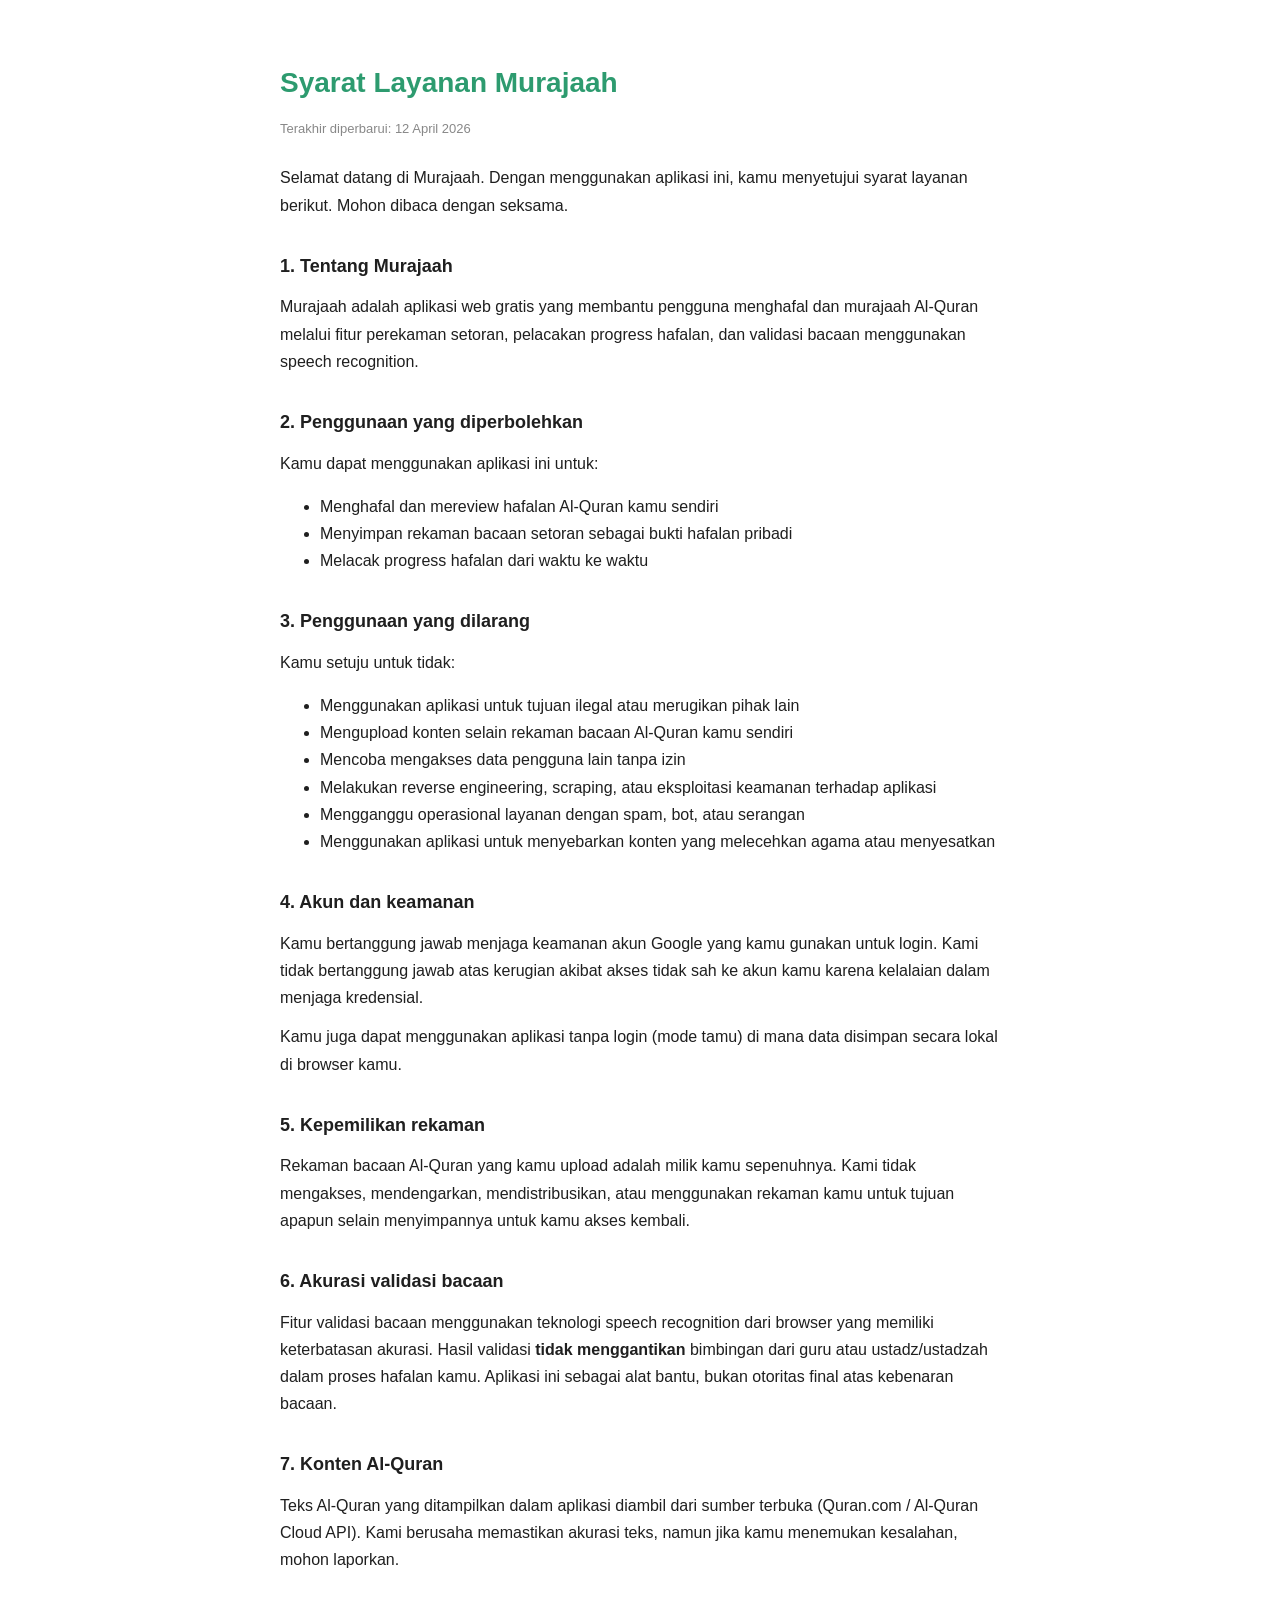
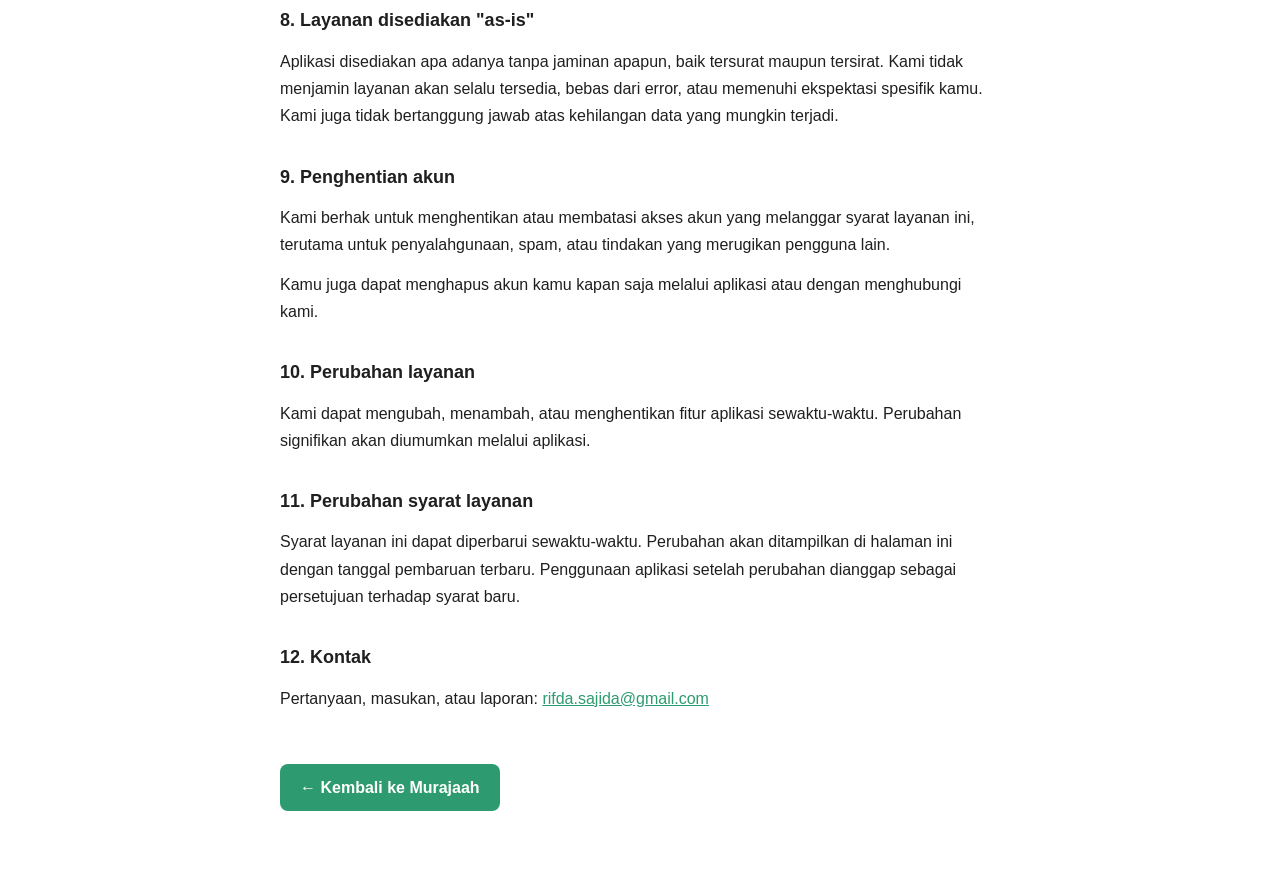
<file: terms.html>
<!DOCTYPE html>
<html lang="id">
<head>
  <meta charset="UTF-8">
  <meta name="viewport" content="width=device-width, initial-scale=1">
  <title>Syarat Layanan · Murajaah</title>
  <style>
    body {
      font-family: -apple-system, BlinkMacSystemFont, 'Segoe UI', sans-serif;
      max-width: 720px;
      margin: 0 auto;
      padding: 40px 24px 80px;
      line-height: 1.7;
      color: #1f1f1f;
      background: #fff;
    }
    h1 { color: #2d9b6f; font-size: 28px; margin-bottom: 8px; }
    h2 { color: #1f1f1f; font-size: 18px; margin-top: 32px; margin-bottom: 12px; }
    .meta { color: #888; font-size: 13px; margin-bottom: 24px; }
    p { margin: 12px 0; }
    a { color: #2d9b6f; }
    .back { display: inline-block; margin-top: 40px; padding: 10px 20px; background: #2d9b6f; color: #fff; text-decoration: none; border-radius: 8px; font-weight: 600; }
    .back:hover { background: #228056; }
  </style>
</head>
<body>
  <h1>Syarat Layanan Murajaah</h1>
  <p class="meta">Terakhir diperbarui: 12 April 2026</p>

  <p>Selamat datang di Murajaah. Dengan menggunakan aplikasi ini, kamu menyetujui syarat layanan berikut. Mohon dibaca dengan seksama.</p>

  <h2>1. Tentang Murajaah</h2>
  <p>Murajaah adalah aplikasi web gratis yang membantu pengguna menghafal dan murajaah Al-Quran melalui fitur perekaman setoran, pelacakan progress hafalan, dan validasi bacaan menggunakan speech recognition.</p>

  <h2>2. Penggunaan yang diperbolehkan</h2>
  <p>Kamu dapat menggunakan aplikasi ini untuk:</p>
  <ul>
    <li>Menghafal dan mereview hafalan Al-Quran kamu sendiri</li>
    <li>Menyimpan rekaman bacaan setoran sebagai bukti hafalan pribadi</li>
    <li>Melacak progress hafalan dari waktu ke waktu</li>
  </ul>

  <h2>3. Penggunaan yang dilarang</h2>
  <p>Kamu setuju untuk tidak:</p>
  <ul>
    <li>Menggunakan aplikasi untuk tujuan ilegal atau merugikan pihak lain</li>
    <li>Mengupload konten selain rekaman bacaan Al-Quran kamu sendiri</li>
    <li>Mencoba mengakses data pengguna lain tanpa izin</li>
    <li>Melakukan reverse engineering, scraping, atau eksploitasi keamanan terhadap aplikasi</li>
    <li>Mengganggu operasional layanan dengan spam, bot, atau serangan</li>
    <li>Menggunakan aplikasi untuk menyebarkan konten yang melecehkan agama atau menyesatkan</li>
  </ul>

  <h2>4. Akun dan keamanan</h2>
  <p>Kamu bertanggung jawab menjaga keamanan akun Google yang kamu gunakan untuk login. Kami tidak bertanggung jawab atas kerugian akibat akses tidak sah ke akun kamu karena kelalaian dalam menjaga kredensial.</p>
  <p>Kamu juga dapat menggunakan aplikasi tanpa login (mode tamu) di mana data disimpan secara lokal di browser kamu.</p>

  <h2>5. Kepemilikan rekaman</h2>
  <p>Rekaman bacaan Al-Quran yang kamu upload adalah milik kamu sepenuhnya. Kami tidak mengakses, mendengarkan, mendistribusikan, atau menggunakan rekaman kamu untuk tujuan apapun selain menyimpannya untuk kamu akses kembali.</p>

  <h2>6. Akurasi validasi bacaan</h2>
  <p>Fitur validasi bacaan menggunakan teknologi speech recognition dari browser yang memiliki keterbatasan akurasi. Hasil validasi <strong>tidak menggantikan</strong> bimbingan dari guru atau ustadz/ustadzah dalam proses hafalan kamu. Aplikasi ini sebagai alat bantu, bukan otoritas final atas kebenaran bacaan.</p>

  <h2>7. Konten Al-Quran</h2>
  <p>Teks Al-Quran yang ditampilkan dalam aplikasi diambil dari sumber terbuka (Quran.com / Al-Quran Cloud API). Kami berusaha memastikan akurasi teks, namun jika kamu menemukan kesalahan, mohon laporkan.</p>

  <h2>8. Layanan disediakan "as-is"</h2>
  <p>Aplikasi disediakan apa adanya tanpa jaminan apapun, baik tersurat maupun tersirat. Kami tidak menjamin layanan akan selalu tersedia, bebas dari error, atau memenuhi ekspektasi spesifik kamu. Kami juga tidak bertanggung jawab atas kehilangan data yang mungkin terjadi.</p>

  <h2>9. Penghentian akun</h2>
  <p>Kami berhak untuk menghentikan atau membatasi akses akun yang melanggar syarat layanan ini, terutama untuk penyalahgunaan, spam, atau tindakan yang merugikan pengguna lain.</p>
  <p>Kamu juga dapat menghapus akun kamu kapan saja melalui aplikasi atau dengan menghubungi kami.</p>

  <h2>10. Perubahan layanan</h2>
  <p>Kami dapat mengubah, menambah, atau menghentikan fitur aplikasi sewaktu-waktu. Perubahan signifikan akan diumumkan melalui aplikasi.</p>

  <h2>11. Perubahan syarat layanan</h2>
  <p>Syarat layanan ini dapat diperbarui sewaktu-waktu. Perubahan akan ditampilkan di halaman ini dengan tanggal pembaruan terbaru. Penggunaan aplikasi setelah perubahan dianggap sebagai persetujuan terhadap syarat baru.</p>

  <h2>12. Kontak</h2>
  <p>Pertanyaan, masukan, atau laporan: <a href="mailto:rifda.sajida@gmail.com">rifda.sajida@gmail.com</a></p>

  <a href="/" class="back">← Kembali ke Murajaah</a>
</body>
</html>
</file>
